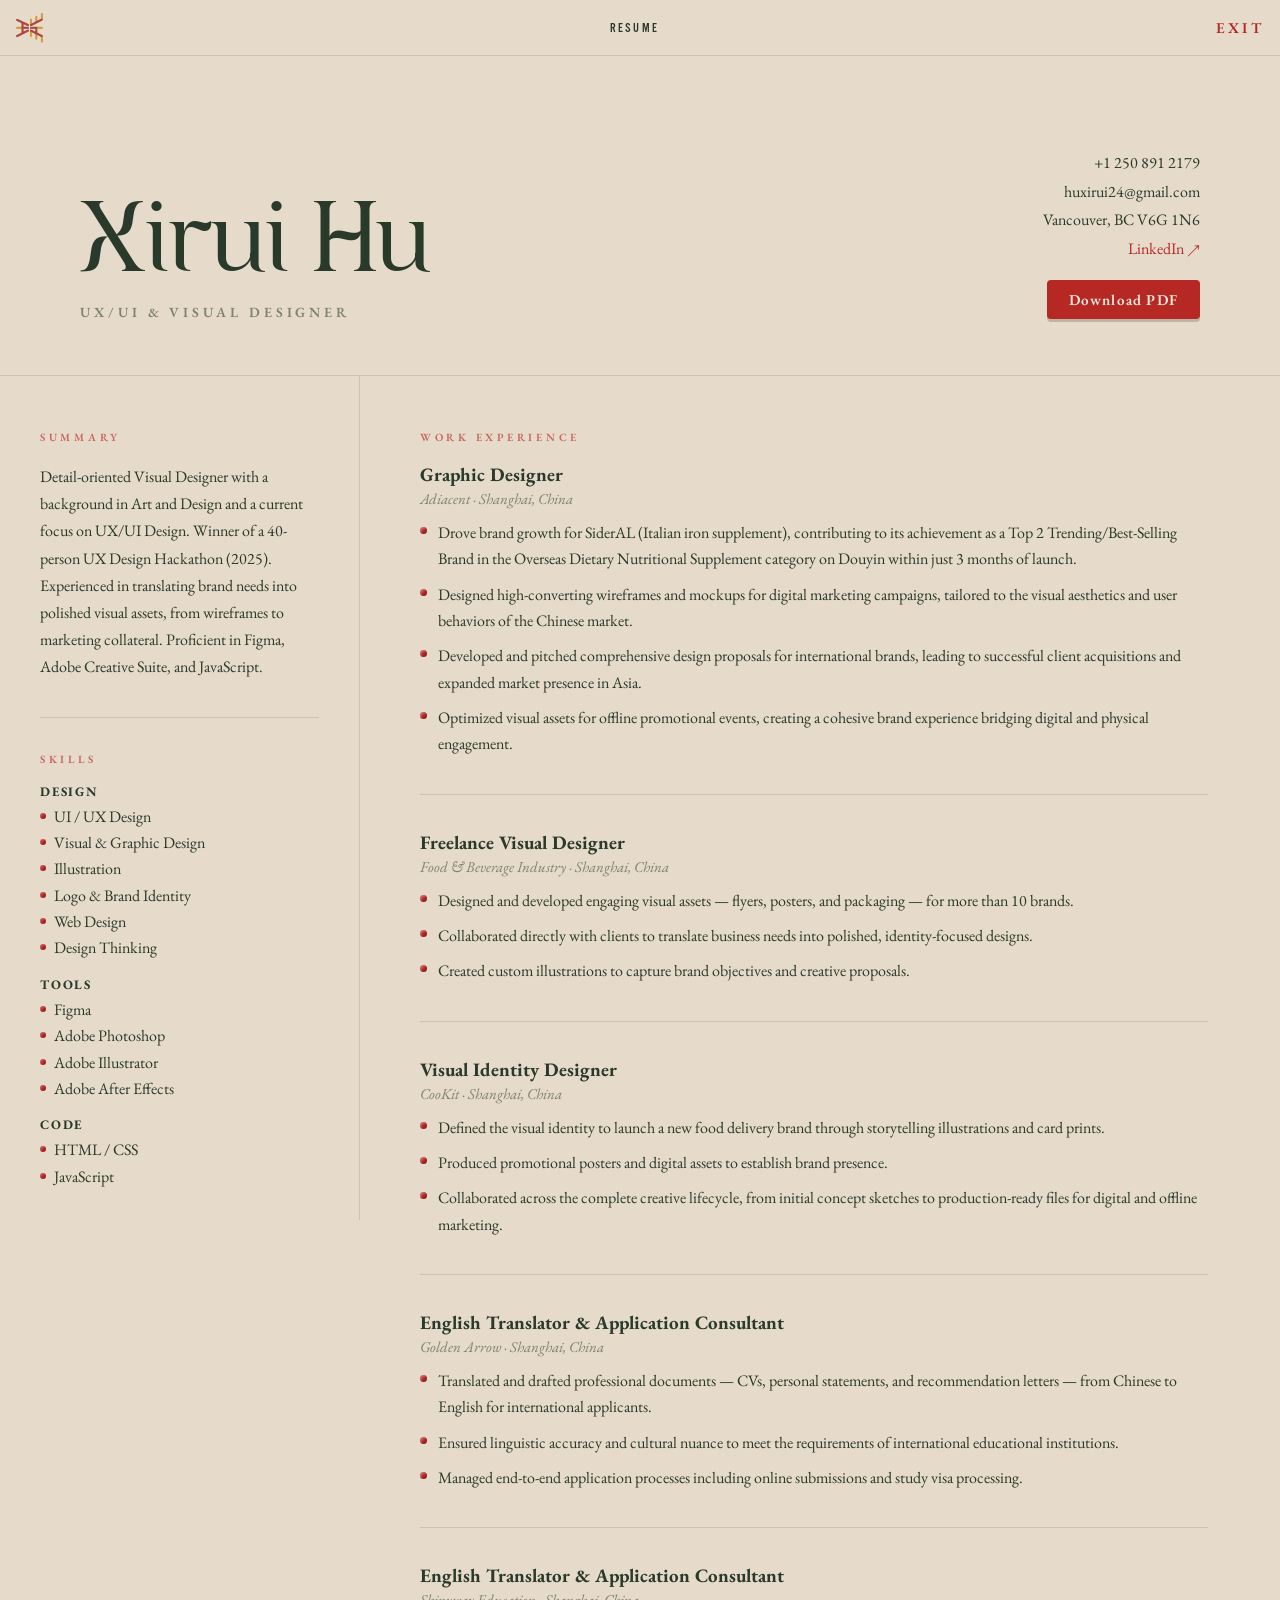
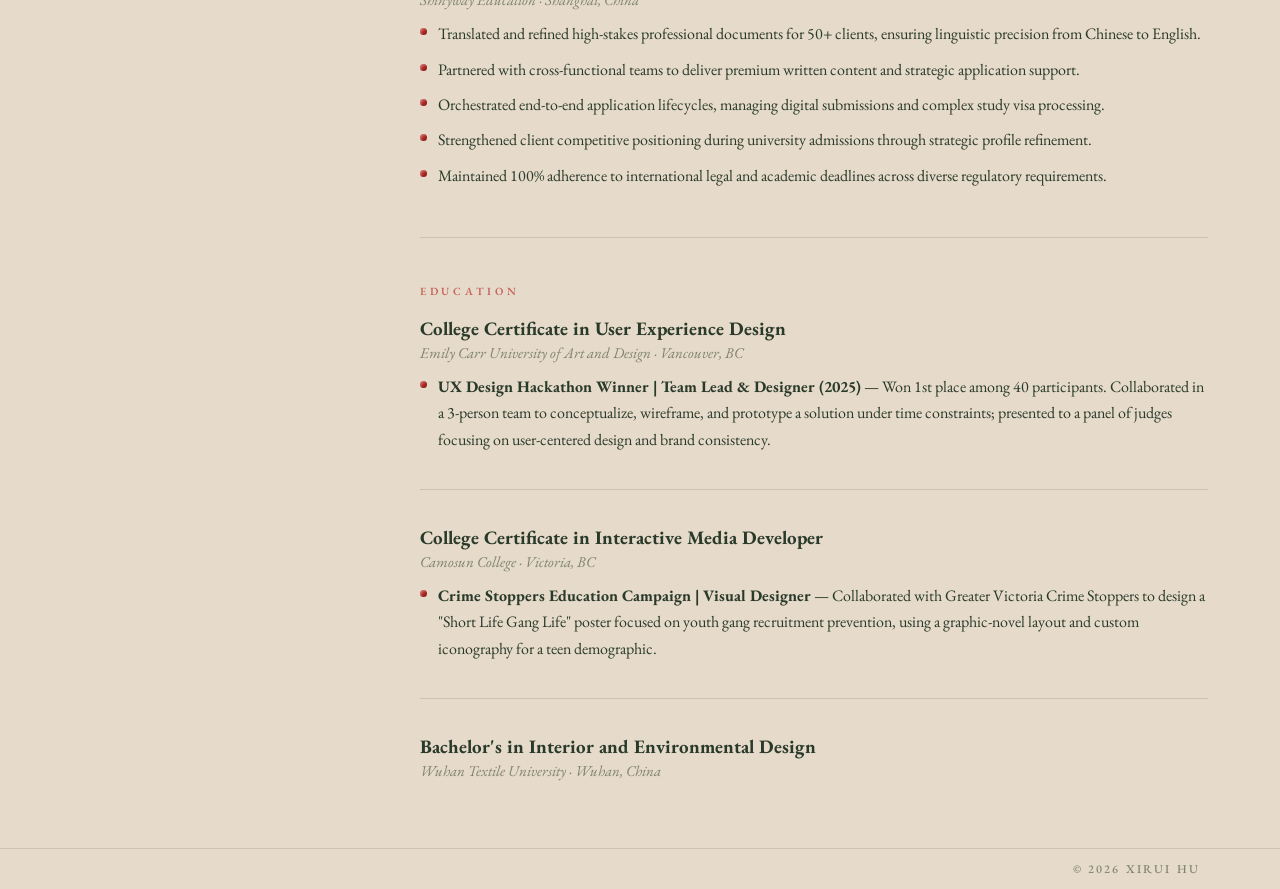
<file: resume.html>
<!DOCTYPE html>
<html lang="en">
<head>
  <meta charset="UTF-8" />
  <meta name="viewport" content="width=device-width, initial-scale=1.0" />
  <title>Resume — Xirui Hu</title>
  <link rel="preconnect" href="https://fonts.googleapis.com" />
  <link rel="preconnect" href="https://fonts.gstatic.com" crossorigin />
  <link href="https://fonts.googleapis.com/css2?family=EB+Garamond:ital,wght@0,400;0,500;0,600;0,700;1,400;1,500&display=swap" rel="stylesheet" />
  <link rel="stylesheet" href="style.css" />
  <link rel="stylesheet" href="cooking-case-study.css" />
  <link rel="stylesheet" href="resume.css" />
</head>
<body class="veil-active">

  <!-- ── PAGE TRANSITION VEIL ── -->
  <div id="page-veil" aria-hidden="true"></div>

  <!-- ── NAV ── -->
  <nav class="cs-nav">
    <a href="./index.html" class="cs-nav-logo">
      <img src="./brand_assests/AaGuDianKeBenSongYouMoBan/NewNewNewLogo.png" alt="Xirui Hu" />
    </a>
    <span class="cs-nav-label">Resume</span>
    <a href="./index.html?skipIntro=1" class="cs-back">
      <span class="cs-back-en">Exit</span>
      <span class="cs-back-cn">退出</span>
    </a>
  </nav>

  <!-- ── RESUME DOCUMENT ── -->
  <main class="resume-wrap">

    <!-- HEADER -->
    <header class="resume-header">
      <div class="resume-header-name">
        <h1 class="resume-name">Xirui Hu</h1>
        <p class="resume-role">UX/UI &amp; Visual Designer</p>
      </div>
      <div class="resume-header-right">
        <div class="resume-contact-list">
          <a href="tel:+12508912179" class="resume-contact-item">+1 250 891 2179</a>
          <a href="mailto:huxirui24@gmail.com" class="resume-contact-item">huxirui24@gmail.com</a>
          <span class="resume-contact-item">Vancouver, BC V6G 1N6</span>
          <a href="https://www.linkedin.com/in/xirui-hu-185546170/" target="_blank" rel="noopener" class="resume-contact-item resume-contact-link">LinkedIn ↗</a>
        </div>
        <button class="resume-print-btn" onclick="window.print()">Download PDF</button>
      </div>
    </header>

    <!-- BODY -->
    <div class="resume-body">

      <!-- ── SIDEBAR ── -->
      <aside class="resume-sidebar">

        <section class="resume-section">
          <h2 class="resume-section-title">Summary</h2>
          <p class="resume-summary">Detail-oriented Visual Designer with a background in Art and Design and a current focus on UX/UI Design. Winner of a 40-person UX Design Hackathon (2025). Experienced in translating brand needs into polished visual assets, from wireframes to marketing collateral. Proficient in Figma, Adobe Creative Suite, and JavaScript.</p>
        </section>

        <section class="resume-section">
          <h2 class="resume-section-title">Skills</h2>
          <div class="resume-skill-group">
            <h3 class="resume-skill-cat">Design</h3>
            <ul class="resume-skill-list">
              <li>UI / UX Design</li>
              <li>Visual &amp; Graphic Design</li>
              <li>Illustration</li>
              <li>Logo &amp; Brand Identity</li>
              <li>Web Design</li>
              <li>Design Thinking</li>
            </ul>
          </div>
          <div class="resume-skill-group">
            <h3 class="resume-skill-cat">Tools</h3>
            <ul class="resume-skill-list">
              <li>Figma</li>
              <li>Adobe Photoshop</li>
              <li>Adobe Illustrator</li>
              <li>Adobe After Effects</li>
            </ul>
          </div>
          <div class="resume-skill-group">
            <h3 class="resume-skill-cat">Code</h3>
            <ul class="resume-skill-list">
              <li>HTML / CSS</li>
              <li>JavaScript</li>
            </ul>
          </div>
        </section>

        <section class="resume-section resume-section--last">
          <h2 class="resume-section-title">Languages</h2>
          <ul class="resume-lang-list">
            <li>
              <span class="resume-lang-name">Chinese</span>
              <span class="resume-lang-level">Native</span>
            </li>
            <li>
              <span class="resume-lang-name">English</span>
              <span class="resume-lang-level">Near Native</span>
            </li>
          </ul>
        </section>

      </aside>

      <!-- ── MAIN ── -->
      <div class="resume-main">

        <section class="resume-section">
          <h2 class="resume-section-title">Work Experience</h2>

          <article class="resume-job">
            <div class="resume-job-left">
              <h3 class="resume-job-title">Graphic Designer</h3>
              <span class="resume-job-company">Adiacent &middot; Shanghai, China</span>
            </div>
            <ul class="resume-bullets">
              <li>Drove brand growth for SiderAL (Italian iron supplement), contributing to its achievement as a Top 2 Trending/Best-Selling Brand in the Overseas Dietary Nutritional Supplement category on Douyin within just 3 months of launch.</li>
              <li>Designed high-converting wireframes and mockups for digital marketing campaigns, tailored to the visual aesthetics and user behaviors of the Chinese market.</li>
              <li>Developed and pitched comprehensive design proposals for international brands, leading to successful client acquisitions and expanded market presence in Asia.</li>
              <li>Optimized visual assets for offline promotional events, creating a cohesive brand experience bridging digital and physical engagement.</li>
            </ul>
          </article>

          <article class="resume-job">
            <div class="resume-job-left">
              <h3 class="resume-job-title">Freelance Visual Designer</h3>
              <span class="resume-job-company">Food &amp; Beverage Industry &middot; Shanghai, China</span>
            </div>
            <ul class="resume-bullets">
              <li>Designed and developed engaging visual assets — flyers, posters, and packaging — for more than 10 brands.</li>
              <li>Collaborated directly with clients to translate business needs into polished, identity-focused designs.</li>
              <li>Created custom illustrations to capture brand objectives and creative proposals.</li>
            </ul>
          </article>

          <article class="resume-job">
            <div class="resume-job-left">
              <h3 class="resume-job-title">Visual Identity Designer</h3>
              <span class="resume-job-company">CooKit &middot; Shanghai, China</span>
            </div>
            <ul class="resume-bullets">
              <li>Defined the visual identity to launch a new food delivery brand through storytelling illustrations and card prints.</li>
              <li>Produced promotional posters and digital assets to establish brand presence.</li>
              <li>Collaborated across the complete creative lifecycle, from initial concept sketches to production-ready files for digital and offline marketing.</li>
            </ul>
          </article>

          <article class="resume-job">
            <div class="resume-job-left">
              <h3 class="resume-job-title">English Translator &amp; Application Consultant</h3>
              <span class="resume-job-company">Golden Arrow &middot; Shanghai, China</span>
            </div>
            <ul class="resume-bullets">
              <li>Translated and drafted professional documents — CVs, personal statements, and recommendation letters — from Chinese to English for international applicants.</li>
              <li>Ensured linguistic accuracy and cultural nuance to meet the requirements of international educational institutions.</li>
              <li>Managed end-to-end application processes including online submissions and study visa processing.</li>
            </ul>
          </article>

          <article class="resume-job resume-job--last">
            <div class="resume-job-left">
              <h3 class="resume-job-title">English Translator &amp; Application Consultant</h3>
              <span class="resume-job-company">Shinyway Education &middot; Shanghai, China</span>
            </div>
            <ul class="resume-bullets">
              <li>Translated and refined high-stakes professional documents for 50+ clients, ensuring linguistic precision from Chinese to English.</li>
              <li>Partnered with cross-functional teams to deliver premium written content and strategic application support.</li>
              <li>Orchestrated end-to-end application lifecycles, managing digital submissions and complex study visa processing.</li>
              <li>Strengthened client competitive positioning during university admissions through strategic profile refinement.</li>
              <li>Maintained 100% adherence to international legal and academic deadlines across diverse regulatory requirements.</li>
            </ul>
          </article>
        </section>

        <section class="resume-section resume-section--last">
          <h2 class="resume-section-title">Education</h2>

          <article class="resume-job">
            <div class="resume-job-left">
              <h3 class="resume-job-title">College Certificate in User Experience Design</h3>
              <span class="resume-job-company">Emily Carr University of Art and Design &middot; Vancouver, BC</span>
            </div>
            <ul class="resume-bullets">
              <li><strong>UX Design Hackathon Winner | Team Lead &amp; Designer (2025)</strong> — Won 1st place among 40 participants. Collaborated in a 3-person team to conceptualize, wireframe, and prototype a solution under time constraints; presented to a panel of judges focusing on user-centered design and brand consistency.</li>
            </ul>
          </article>

          <article class="resume-job">
            <div class="resume-job-left">
              <h3 class="resume-job-title">College Certificate in Interactive Media Developer</h3>
              <span class="resume-job-company">Camosun College &middot; Victoria, BC</span>
            </div>
            <ul class="resume-bullets">
              <li><strong>Crime Stoppers Education Campaign | Visual Designer</strong> — Collaborated with Greater Victoria Crime Stoppers to design a "Short Life Gang Life" poster focused on youth gang recruitment prevention, using a graphic-novel layout and custom iconography for a teen demographic.</li>
            </ul>
          </article>

          <article class="resume-job resume-job--last">
            <div class="resume-job-left">
              <h3 class="resume-job-title">Bachelor's in Interior and Environmental Design</h3>
              <span class="resume-job-company">Wuhan Textile University &middot; Wuhan, China</span>
            </div>
          </article>
        </section>

      </div><!-- /.resume-main -->

    </div><!-- /.resume-body -->

  </main>

  <!-- ── FOOTER ── -->
  <footer class="resume-footer">
    <span class="footer-right">&copy; 2026 Xirui Hu</span>
  </footer>

  <script src="page-transitions.js"></script>
</body>
</html>
</file>
<file: style.css>
/* ============================================================
 * style.css — Xirui Hu Portfolio · Mobile-first
 * ============================================================ */

@import url('https://fonts.googleapis.com/css2?family=EB+Garamond:ital,wght@0,400;0,500;0,600;0,700;1,400;1,500&display=swap');

@font-face {
  font-family: 'GuDianKeBen';
  src: url('./brand_assests/AaGuDianKeBenSongYouMoBan/AaGuDianKeBenSongYouMoBan-2.ttf') format('truetype');
  font-weight: normal; font-style: normal;
}
@font-face {
  font-family: 'Angela';
  src: url('./brand_assests/AaGuDianKeBenSongYouMoBan/angela.otf') format('opentype');
  font-weight: normal; font-style: normal;
}
@font-face {
  font-family: 'SanJiHuaChao';
  src: url('./brand_assests/Assets/SanJiHuaChaoTi-Cu-2.ttf') format('truetype');
  font-weight: normal; font-style: normal;
}
@font-face {
  font-family: 'AlternateGothic';
  src: url('./brand_assests/Alternate Gothic No3 D Regular.otf') format('opentype');
  font-weight: normal; font-style: normal;
}

/* ── RESET ─────────────────────────────────────────────────── */
*, *::before, *::after { box-sizing: border-box; margin: 0; padding: 0; }
html { scroll-behavior: smooth; }

/* ── BODY ──────────────────────────────────────────────────── */
body {
  font-family: 'EB Garamond', Georgia, serif;
  background: linear-gradient(to bottom, #EFCB01 0%, #EFCB01 3%, #E6DACA 10%, #E6DACA 100%);
  overflow-x: hidden;
  -webkit-font-smoothing: antialiased;
  color: #2A3A2A;
}

/* ── CURTAIN ───────────────────────────────────────────────── */
#curtain-overlay {
  position: fixed;
  top: 0; left: 0; right: 0; bottom: 0;
  z-index: 9999;
  background: #E6DACA;
  overflow: hidden;
}
#curtain-canvas { position: absolute; top: 0; left: 0; }

/* ── PAGE TRANSITION VEIL (every page) ────────────────────────
   a plain cream veil used for cross-page navigation. the reveal-on-
   load fade is done as a pure CSS animation (fill-mode forwards) so
   it works even if page-transitions.js fails to load — JS only adds
   .is-covering right before navigating away, as an enhancement. index
   .html opts out of the on-load reveal (no .veil-active on its body)
   since its own bead curtain already covers that initial reveal. */
#page-veil {
  position: fixed;
  inset: 0;
  z-index: 10000;
  background: #E6DACA;
  opacity: 0;
  pointer-events: none;
}
body.veil-active #page-veil {
  animation: page-veil-reveal 0.5s ease forwards;
}
@keyframes page-veil-reveal {
  0%   { opacity: 1; pointer-events: all; }
  100% { opacity: 0; pointer-events: none; }
}
#page-veil.is-covering {
  opacity: 1;
  pointer-events: all;
  transition: opacity 0.4s ease;
}
@media (prefers-reduced-motion: reduce) {
  body.veil-active #page-veil { animation: none; opacity: 0; }
  #page-veil.is-covering { transition: none; }
}

/* ── NAV ───────────────────────────────────────────────────── */
#nav {
  position: fixed;
  top: 0; left: 0; right: 0;
  z-index: 100;
  display: flex;
  align-items: center;
  padding: 0 16px;
  height: 56px;
  background: transparent;
  gap: 0;
}

.nav-blur-bg {
  position: absolute;
  top: 0; left: 0; right: 0;
  height: 160%;
  backdrop-filter: blur(18px);
  -webkit-backdrop-filter: blur(18px);
  background: transparent;
  -webkit-mask-image: linear-gradient(to bottom, black 50%, transparent 100%);
  mask-image: linear-gradient(to bottom, black 50%, transparent 100%);
  z-index: 0;
  pointer-events: none;
  opacity: 0;
}

.nav-logo {
  height: 30px;
  width: auto;
  flex-shrink: 0;
  margin-right: 10px;
  position: relative;
  z-index: 2;
  transition: filter 0.3s ease;
}

/* ── NAV over red sections ─────────────────────────────────────
   The fixed nav is transparent and its logo / links / beads /
   hamburger are all the same red as the "Today's Special" block.
   When the nav overlaps a red-background section it goes red-on-red
   and disappears. main.js samples what's under the nav on scroll and
   toggles .nav-on-red on #nav; here we flip every nav element to
   cream so it stays visible. */
#nav.nav-on-red .nav-logo        { filter: brightness(0) invert(1); }
#nav.nav-on-red .nav-hamburger span { background: #FAEFE0; }
#nav.nav-on-red .nav-link        { color: #FAEFE0; }
#nav.nav-on-red .nav-bead        { background: #FAEFE0; }
#nav.nav-on-red .nav-thread      { background: rgba(250, 239, 224, 0.55); }

/* ── HAMBURGER ─────────────────────────────────────────────── */
.nav-hamburger {
  display: flex;
  flex-direction: column;
  gap: 5px;
  background: none;
  border: none;
  cursor: pointer;
  padding: 8px;
  margin-left: auto;
  position: relative;
  z-index: 2;
}

.nav-hamburger span {
  display: block;
  width: 24px;
  height: 2px;
  background: #b62824;
  transition: transform 0.3s ease, opacity 0.3s ease, background-color 0.3s ease;
}

.nav-hamburger.open span:nth-child(1) { transform: translateY(7px) rotate(45deg); }
.nav-hamburger.open span:nth-child(2) { opacity: 0; transform: scaleX(0); }
.nav-hamburger.open span:nth-child(3) { transform: translateY(-7px) rotate(-45deg); }

/* ── MOBILE MENU ───────────────────────────────────────────── */
.mobile-menu {
  position: fixed;
  inset: 0;
  z-index: 99;
  background: #E6DACA;
  display: flex;
  flex-direction: column;
  align-items: center;
  justify-content: center;
  opacity: 0;
  pointer-events: none;
  transition: opacity 0.3s ease;
}

.mobile-menu.open {
  opacity: 1;
  pointer-events: auto;
}

.mobile-menu-nav {
  display: flex;
  flex-direction: column;
  align-items: center;
  gap: 28px;
}

.mobile-menu-link {
  font-family: 'Angela', 'EB Garamond', serif;
  font-size: clamp(40px, 12vw, 64px);
  color: #b62824;
  text-decoration: none;
  text-transform: uppercase;
  letter-spacing: 0.06em;
  line-height: 1;
  transition: opacity 0.15s ease;
}

.mobile-menu-link:hover  { opacity: 0.6; }
.mobile-menu-link:active { opacity: 0.4; }

/* ── DESKTOP-ONLY NAV ELEMENTS (injected by JS) ────────────── */
.nav-fill, .nav-link-row, .nav-sep { display: none; }

/* ── HERO ──────────────────────────────────────────────────── */
#hero {
  position: relative;
  width: 100%;
  height: min(52vw, 80vh);
  margin-top: 72px;
  background: transparent;
  overflow: visible;
}

.hero-inner {
  position: absolute;
  top: 0; left: 0;
  width: 100%;
  height: 100%;
}

.hero-subtitle {
  position: absolute;
  left: 36.90%;
  top: 1.5vw;
  width: 26.12%;
  height: 1.29vw;
  display: flex;
  align-items: center;
  justify-content: center;
  font-family: 'EB Garamond', serif;
  font-weight: 600;
  font-size: clamp(7px, 0.9vw, 16px);
  letter-spacing: 0.36em;
  text-transform: uppercase;
  color: #b62824;
  white-space: nowrap;
  pointer-events: none;
}

.hero-img {
  position: absolute;
  height: auto;
  object-fit: contain;
  object-position: top left;
  pointer-events: none;
  display: block;
}

.hero-xirui-hu      { left: 39.07%; top:  5.16vw; width: 21.48%; z-index: 3; }
.hero-profile-photo { left: 40.87%; top: 11.02vw; width: 18.26%; z-index: 2; }
.hero-chinese-name  { left: 41.79%; top: 29.66vw; width: 16.46%; }
.hero-pay-first     { left: 20.84%; top:  7.99vw; width:  2.74%; }
.hero-no-smoking    { left: 10.83%; top: 11.34vw; width:  2.31%; }
.hero-table-l       { left:  5.35%; top: 16.76vw; width: 21.70%; }
.hero-sticker       { left: 84.80%; top: 10.48vw; width:  7.94%; }
.hero-table-r       { left: 72.23%; top: 15.28vw; width: 19.75%; }

/* .hero-table-r is now a wrapper div (not an <img>) so the LinkedIn
   sign can be its own hoverable layer on top of the plain table
   illustration. it still inherits position/height/pointer-events:none
   from .hero-img above — pointer-events is re-enabled only on the
   hotspot itself below. */
.hero-table-r-base { display: block; width: 100%; height: auto; }

/* positioned to match exactly where the sign sits in the original
   flattened illustration: bbox (163,51,381,415) on the 1310×1510
   table canvas → 12.44% / 3.38% / 16.64% of the table image's box */
.hero-linkedin-hotspot {
  position: absolute;
  left: 12.44%;
  top: 3.38%;
  width: 16.64%;
  display: block;
  pointer-events: auto;
  cursor: pointer;
  z-index: 2;
  text-decoration: none;
}

.hero-linkedin-hotspot img {
  position: relative;
  z-index: 2;
  display: block;
  width: 100%;
  height: auto;
  transform-origin: 50% 100%;
  animation: hero-linkedin-sway 7s ease-in-out infinite;
}

/* tiny idle sway — pivots from the base of the sign, like it's
   wobbling on the table, to catch the eye before the visitor hovers.
   the wiggle itself is a slow rock through the first ~2s of a 7s
   cycle, then rests at 0deg until the next burst, so it reads as
   intermittent rather than a constant back-and-forth. */
@keyframes hero-linkedin-sway {
  0%, 100% { transform: rotate(0deg); }
  7%       { transform: rotate(-3deg); }
  16%      { transform: rotate(3deg); }
  23%      { transform: rotate(-3deg); }
  29%      { transform: rotate(0deg); }
}

.hero-linkedin-hotspot:hover img,
.hero-linkedin-hotspot:focus-visible img {
  animation: hero-linkedin-hover-swing 0.5s ease-in-out;
}

/* a quick little swing on hover/focus, replacing the idle sway rather
   than just freezing it flat — settles back upright once it's done. */
@keyframes hero-linkedin-hover-swing {
  0%   { transform: rotate(0deg); }
  25%  { transform: rotate(-6deg); }
  55%  { transform: rotate(5deg); }
  80%  { transform: rotate(-2deg); }
  100% { transform: rotate(0deg); }
}

/* glass-like glint — a single, slow diagonal streak of light drifting
   across the sign, clipped to its own silhouette (via mask-image using
   the same artwork) so it looks like a reflection catching the card
   rather than a rectangle floating over it. a clip-path further limits
   it to the rectangle of the card face itself (the top ~85.2% of the
   asset, per the pixel scan of Linkedin2x@2x.png's alpha channel),
   excluding the wooden base/stand below. one slow pass per cycle, then
   it rests before the next one — never a continuous shimmer. */
.hero-linkedin-shine {
  position: absolute;
  inset: 0;
  z-index: 2;
  pointer-events: none;
  -webkit-mask-image: url('./brand_assests/Assets/Linkedin2x@2x.png');
  mask-image: url('./brand_assests/Assets/Linkedin2x@2x.png');
  -webkit-mask-size: 100% 100%;
  mask-size: 100% 100%;
  -webkit-mask-repeat: no-repeat;
  mask-repeat: no-repeat;
  -webkit-clip-path: inset(0 0 14.84% 0);
  clip-path: inset(0 0 14.84% 0);
  background: linear-gradient(115deg,
    transparent 38%,
    rgba(255, 255, 255, 0.55) 46%,
    #fff 50%,
    rgba(255, 255, 255, 0.55) 54%,
    transparent 62%);
  background-size: 300% 300%;
  background-repeat: no-repeat;
  mix-blend-mode: screen;
  animation: hero-linkedin-shine 10s linear infinite;
}

/* most of the travel range is "dead" (band fully off the sign, either
   side) — those stretches are covered quickly so the time budget goes
   into a slow, multi-second crawl through the part where the band is
   actually crossing the artwork. the 50%->51% reset uses a step (not
   linear) timing function, otherwise it interpolates backwards through
   220%->-140% in 0.1s, which drags the band back across the visible
   zone for an instant and reads as a twitch right as the sweep ends. */
@keyframes hero-linkedin-shine {
  0%          { background-position: -140% -140%; }
  5%          { background-position:    0%    0%; }
  45%         { background-position:   80%   80%; }
  50%         { background-position:  220%  220%; animation-timing-function: step-end; }
  51%, 100%   { background-position: -140% -140%; }
}

.hero-linkedin-hotspot:hover .hero-linkedin-shine,
.hero-linkedin-hotspot:focus-visible .hero-linkedin-shine {
  animation-play-state: paused;
  background-position: -140% -140%;
}

.hero-linkedin-tooltip {
  position: absolute;
  left: 50%;
  bottom: 100%;
  margin-bottom: 10px;
  transform: translate(-50%, 6px);
  white-space: nowrap;
  background: #b62824;
  color: #FAEFE0;
  font-family: 'EB Garamond', serif;
  font-weight: 600;
  font-size: clamp(9px, 0.78vw, 13px);
  letter-spacing: 0.06em;
  padding: 6px 12px;
  border-radius: 3px;
  opacity: 0;
  pointer-events: none;
  transition: opacity 0.2s ease, transform 0.2s ease;
  z-index: 3;
}
.hero-linkedin-tooltip::after {
  content: '';
  position: absolute;
  top: 100%;
  left: 50%;
  transform: translateX(-50%);
  border: 5px solid transparent;
  border-top-color: #b62824;
}

.hero-linkedin-hotspot:hover .hero-linkedin-tooltip,
.hero-linkedin-hotspot:focus-visible .hero-linkedin-tooltip {
  opacity: 1;
  transform: translate(-50%, 0);
}

@media (prefers-reduced-motion: reduce) {
  .hero-linkedin-hotspot img { animation: none; }
  .hero-linkedin-shine { animation: none; background-position: -140% -140%; }
}

.hero-order-label {
  position: absolute;
  left: 50%;
  top: 38vw;
  transform: translateX(-50%);
  display: flex;
  flex-direction: column;
  align-items: center;
  gap: 20px;
  cursor: pointer;
}

.hero-order-text {
  font-family: 'EB Garamond', serif;
  font-weight: 600;
  font-size: clamp(8px, 0.85vw, 14px);
  letter-spacing: 0.38em;
  text-transform: uppercase;
  color: #b62824;
}

.hero-arrow {
  display: block;
  line-height: 1;
  animation: bounce-down 1.5s ease-in-out infinite;
}

@keyframes bounce-down {
  0%, 100% { transform: translateY(0);   opacity: 1;   }
  50%       { transform: translateY(7px); opacity: 0.5; }
}

/* ── ABOUT ─────────────────────────────────────────────────── */
#about {
  padding: 80px 20px 60px;
  display: flex;
  justify-content: center;
}

.about-inner {
  position: relative;
  width: 100%;
  max-width: calc(1200px - 40px);
  background: #E6DACA;
  border: 2px solid #b62824;
  padding: 36px 24px;
}

.about-text-col {
  display: flex;
  flex-direction: column;
  gap: 20px;
}

.about-eyebrow {
  font-family: 'EB Garamond', serif;
  font-weight: 600;
  font-size: 13px;
  letter-spacing: 0.28em;
  text-transform: uppercase;
  color: rgba(182,40,36,0.55);
  margin-bottom: -8px;
}

.about-title {
  font-family: 'Angela', serif;
  font-weight: 400;
  font-size: 56px;
  line-height: 1;
  color: #b62824;
  margin: 0;
}

.about-body {
  font-family: 'EB Garamond', serif;
  font-size: 18px;
  line-height: 1.65;
  color: #2A3A2A;
}

.about-header-row {
  display: flex;
  flex-direction: column;
  gap: 20px;
}

.about-copy {
  display: flex;
  flex-direction: column;
  gap: 20px;
  min-width: 0;
}

/* a little bowl of tools sitting beside the intro copy — hidden on
   mobile, there's no room for it there. the wrap holds both layers:
   the oval opening (rim, on top) and the bowl body (behind, overlapping
   the oval's lower half so the two read as one vessel). */
.about-tools-bowl-wrap {
  display: none;
  position: relative;
}

.about-tools-bowl {
  position: absolute;
  top: 0;
  left: 0;
  width: 100%;
  z-index: 2;
}

.about-tools-bowl-rim {
  position: absolute;
  inset: 10%;
  border-radius: 50%;
  pointer-events: none;
}

.about-tools-bowl-body {
  position: absolute;
  top: 50%;
  left: 50%;
  width: 81%;
  transform: translateX(-50%);
  z-index: 1;
  pointer-events: none;
  display: block;
}

.tool-chip {
  position: absolute;
  top: 50%;
  left: 50%;
  width: 40px;
  height: 40px;
  border-radius: 50%;
  border: none;
  display: flex;
  align-items: center;
  justify-content: center;
  padding: 0;
  overflow: hidden;
  font-family: 'EB Garamond', serif;
  font-weight: 700;
  font-size: 14px;
  color: #FAEFE0;
  cursor: grab;
  box-shadow: 0 4px 10px rgba(0,0,0,0.28), inset 0 1px 0 rgba(255,255,255,0.2);
  transform: translate(-50%, -50%) scale(1);
  touch-action: none;
  user-select: none;
  -webkit-user-select: none;
  transition: transform 0.18s ease;
}

.tool-chip img {
  width: 100%;
  height: 100%;
  object-fit: contain;
  display: block;
  pointer-events: none;
}

/* these six carry their own baked-in icon art — don't clip them into
   the circular badge shape the text chip uses */
.tool-chip--figma,
.tool-chip--ae,
.tool-chip--ai,
.tool-chip--ps,
.tool-chip--maya,
.tool-chip--procreate {
  border-radius: 22%;
  overflow: visible;
  background: none;
  box-shadow: none;
}

.tool-chip:hover { transform: translate(-50%, -50%) scale(1.15); }

.tool-chip.is-dragging {
  cursor: grabbing;
  transform: translate(-50%, -50%) scale(1.25);
  z-index: 5;
  transition: none;
}

.tool-chip:focus-visible {
  outline: 2px solid #FAEFE0;
  outline-offset: 2px;
}

.tool-chip--code { background: linear-gradient(160deg, #1c1c1c, #3a3a3a); border-radius: 22%; font-family: 'Menlo', 'Courier New', monospace; font-size: 13px; }

.about-cta {
  display: inline-block;
  font-family: 'EB Garamond', serif;
  font-weight: 600;
  font-size: 15px;
  letter-spacing: 0.18em;
  text-transform: uppercase;
  color: #b62824;
  text-decoration: none;
  border-bottom: 1.5px solid #b62824;
  padding-bottom: 3px;
  margin-top: 4px;
  transition: opacity 0.15s ease;
}
.about-cta:hover { opacity: 0.7; }

.about-skills-outer { padding-top: 16px; }

.about-skills-grid {
  display: flex;
  flex-wrap: wrap;
  gap: 32px;
}

.about-skill-col {
  display: flex;
  flex-direction: column;
  gap: 14px;
}

.about-skill-head {
  font-family: 'EB Garamond', serif;
  font-weight: 600;
  font-size: 13px;
  letter-spacing: 0.28em;
  text-transform: uppercase;
  color: rgba(182,40,36,0.55);
}

.about-skill-list {
  list-style: none;
  display: flex;
  flex-direction: column;
  gap: 10px;
}

.about-skill-list li {
  font-family: 'EB Garamond', serif;
  font-size: 17px;
  color: #2A3A2A;
  line-height: 1.3;
}

.about-skill-col--strengths { max-width: 260px; }

/* ── MENU ──────────────────────────────────────────────────── */
#menu {
  position: relative;
  z-index: 2;
  padding-top: clamp(40px, 10vw, 120px);
  padding-inline: 20px;
  padding-bottom: 60px;
}

.menu-card {
  width: 100%;
  max-width: 1200px;
  margin: 0 auto;
}

/* ── Row 1: Today's Special ── */
.menu-row-special {
  background: #b62824;
  display: flex;
  flex-direction: column;
  gap: 36px;
  position: relative;
  margin: 0 20px;
  padding: 20px;
}

.menu-today-header {
  display: flex;
  flex-direction: column;
  align-items: center;
  gap: 14px;
  padding: 24px 0;
  text-align: center;
  border: 2px solid #E6DACA;
}

.menu-today-label {
  font-family: 'Angela', serif;
  font-weight: 400;
  font-size: 56px;
  line-height: 1;
  color: #FAEFE0;
  margin-bottom: -10px;
}

.menu-special-content {
  display: flex;
  flex-direction: column;
  gap: 20px;
}

.menu-cover-special {
  width: 100%;
  aspect-ratio: 3 / 2;
  object-fit: cover;
  display: block;
}

.menu-special-bottom {
  display: flex;
  flex-direction: column;
  gap: 16px;
  padding: 4px 8px 20px;
}

.menu-project-body {
  display: flex;
  flex-direction: column;
  gap: 8px;
}

/* ── Row divider ── */
.menu-row-divider { height: 48px; }

/* ── Row 2: Two projects ── */
.menu-row-side {
  display: grid;
  grid-template-columns: 1fr;
  gap: 32px;
  padding: 0 20px;
}

.menu-divider-v { display: none; }

.menu-side-card {
  display: flex;
  flex-direction: column;
  gap: 16px;
}

.menu-cover-side {
  width: 100%;
  aspect-ratio: 16 / 9;
  object-fit: cover;
  display: block;
}

.menu-side-body {
  display: flex;
  flex-direction: column;
  gap: 8px;
}

/* Row 2 sits on cream bg — override text colours */
.menu-row-side .menu-eyebrow { color: rgba(182,40,36,0.65); }
.menu-row-side .menu-proj-title { color: #2A3A2A; }
.menu-row-side .menu-blurb { color: #2A3A2A; }
.menu-row-side .menu-price { color: #2A3A2A; }
.menu-row-side .menu-order-btn { background: #b62824; color: #FAEFE0; }
.menu-row-side .menu-order-btn:active { background: #8a1e1b; }

.menu-eyebrow {
  font-family: 'EB Garamond', serif;
  font-weight: 600;
  font-size: 12px;
  text-transform: uppercase;
  color: #FAEFE0;
  letter-spacing: 0.28em;
}

.menu-proj-title {
  font-family: 'EB Garamond', serif;
  font-weight: 500;
  font-size: clamp(26px, 7vw, 35px);
  color: #FAEFE0;
  line-height: 1.1;
  margin: 0;
}

.menu-proj-title--sm { font-size: clamp(22px, 6vw, 28px); }

.menu-blurb {
  font-family: 'EB Garamond', serif;
  font-weight: 400;
  font-size: 19px;
  line-height: 1.45;
  color: #FAEFE0;
}

.menu-action-row {
  display: flex;
  align-items: center;
  justify-content: space-between;
  padding-top: 12px;
}

.menu-price {
  font-family: 'Angela', serif;
  font-weight: 400;
  font-style: italic;
  font-size: 22px;
  color: #FAEFE0;
  display: inline-flex;
  align-items: center;
  gap: 8px;
}

.menu-price svg { display: block; flex-shrink: 0; }

.menu-order-btn {
  background: #FAEFE0;
  color: #b62824;
  border: none;
  text-decoration: none;
  border-radius: 4px;
  padding: 8px 20px;
  font-family: 'EB Garamond', serif;
  font-weight: 600;
  font-size: 14px;
  cursor: pointer;
  box-shadow: 0 3px 0 rgba(0,0,0,0.18);
  transition: transform 0.1s ease, box-shadow 0.1s ease, background 0.1s ease;
}
.menu-order-btn:hover  { transform: translateY(-2px); box-shadow: 0 5px 0 rgba(0,0,0,0.18); }
.menu-order-btn:active { background: #E0D2C0; transform: translateY(2px); box-shadow: 0 1px 0 rgba(0,0,0,0.18); transition: none; }

/* ── CHECKOUT ──────────────────────────────────────────────── */
#checkout {
  position: relative;
  padding: 80px 20px 140px;
  overflow: visible;
}

.checkout-inner {
  max-width: calc(1200px - 40px);
  margin: 0 auto;
  display: flex;
  flex-direction: column;
  gap: 0;
}

.checkout-form-col {
  display: flex;
  flex-direction: column;
  justify-content: center;
}

.checkout-eyebrow {
  display: block;
  font-family: 'EB Garamond', serif;
  font-weight: 600;
  font-size: 13px;
  letter-spacing: 0.28em;
  text-transform: uppercase;
  color: rgba(182,40,36,0.55);
  margin-bottom: 12px;
}

.checkout-title {
  font-family: 'Angela', serif;
  font-weight: 400;
  font-size: clamp(34px, 9vw, 56px);
  line-height: 1.0;
  color: #b62824;
  margin: 0 0 36px;
}

.checkout-fields { display: flex; flex-direction: column; }

.checkout-field {
  border-bottom: 1.5px solid rgba(182,40,36,0.3);
  padding-bottom: 8px;
  margin-bottom: 28px;
}

.checkout-field--last { margin-bottom: 32px; }

.checkout-label {
  font-family: 'EB Garamond', serif;
  font-weight: 600;
  font-size: 11px;
  letter-spacing: 0.34em;
  text-transform: uppercase;
  color: rgba(182,40,36,0.55);
  display: block;
  margin-bottom: 8px;
}

.checkout-input {
  font-family: 'EB Garamond', serif;
  font-size: 20px;
  line-height: 1.4;
  color: #2A3A2A;
  background: transparent;
  border: none;
  outline: none;
  width: 100%;
  padding: 0;
}

.checkout-btn {
  align-self: flex-start;
  background: #b62824;
  color: #FAEFE0;
  border: none;
  border-radius: 4px;
  padding: 12px 28px;
  font-family: 'EB Garamond', serif;
  font-weight: 600;
  font-size: 15px;
  cursor: pointer;
  box-shadow: 0 3px 0 rgba(0,0,0,0.15);
  transition: transform 0.1s ease, box-shadow 0.1s ease;
}
.checkout-btn:hover  { transform: translateY(-2px); box-shadow: 0 6px 0 rgba(0,0,0,0.15); }
.checkout-btn:active { transform: translateY(0); box-shadow: 0 2px 0 rgba(0,0,0,0.15); transition: none; }
.checkout-btn:disabled { opacity: 0.5; cursor: not-allowed; transform: none; }

/* Image hidden on mobile */
.checkout-img-col { display: none; }

.checkout-img {
  width: 100%;
  height: 100%;
  object-fit: contain;
  object-position: left center;
  pointer-events: none;
  display: block;
}

/* ── FORM FEEDBACK ─────────────────────────────────────────── */
.checkout-success {
  font-family: 'EB Garamond', serif;
  font-size: 18px;
  color: #b62824;
  margin-bottom: 24px;
}

.checkout-success[hidden] { display: none; }

.checkout-form-error {
  font-family: 'EB Garamond', serif;
  font-size: 14px;
  color: #b62824;
  margin-bottom: 12px;
}

.checkout-field-error {
  display: block;
  font-family: 'EB Garamond', serif;
  font-size: 12px;
  letter-spacing: 0.1em;
  color: rgba(182,40,36,0.55);
  margin-top: 4px;
}

/* ── FOOTER ────────────────────────────────────────────────── */
#footer {
  position: fixed;
  bottom: 0; left: 0; right: 0;
  z-index: 10;
  background: #b62824;
  color: #F2E6D6;
  font-family: 'EB Garamond', serif;
  font-weight: 500;
  font-size: 12px;
  letter-spacing: 0.18em;
  text-transform: uppercase;
  padding: 14px 20px;
  display: flex;
  justify-content: flex-end;
  align-items: center;
  border-top: 1px solid rgba(168,54,45,0.55);
  transform: translateY(100%);
  transition: transform 0.4s cubic-bezier(0.16,1,0.3,1);
}

#footer.visible { transform: translateY(0); }

.footer-year { font-size: 18px; }

/* ============================================================
 * DESKTOP — min-width: 768px
 * ============================================================ */
@media (min-width: 768px) {

  /* Nav */
  #nav { height: 60px; }
  .nav-logo { height: 34px; }
  .nav-hamburger { display: none; }
  .mobile-menu { display: none; }

  /* Desktop nav strands (injected by JS) */
  .nav-fill     { display: flex; }
  .nav-link-row { display: flex; }
  .nav-sep      { display: flex; }

  /* Nav strand elements */
  .nav-strand {
    flex-shrink: 0;
    position: relative;
    display: flex;
    flex-direction: column;
    align-items: center;
    gap: 2px;
  }
  .nav-thread {
    position: absolute;
    top: 0; bottom: 0;
    left: 50%;
    transform: translateX(-50%);
    width: 1px;
    background: #3a1a18;
    z-index: 0;
  }
  .nav-bead {
    position: relative;
    z-index: 1;
    width: 8px; height: 8px;
    border-radius: 50%;
    background: #b62824;
    transition: background-color 0.3s ease;
  }
  .nav-double-strand { display: flex; gap: 3px; flex-shrink: 0; }
  .nav-fill {
    flex: 1; min-width: 0;
    overflow: hidden;
    align-self: stretch;
    gap: 9px;
  }
  .nav-link-row {
    flex-shrink: 0;
    align-items: center;
    position: relative;
    z-index: 2;
  }
  .nav-link {
    font-family: 'EB Garamond', serif;
    font-weight: 600;
    font-size: 13px;
    letter-spacing: 0.22em;
    text-transform: uppercase;
    color: #b62824;
    text-decoration: none;
    cursor: pointer;
    white-space: nowrap;
    padding: 0 12px;
    background: transparent;
    display: inline-flex;
    flex-direction: column;
    overflow: hidden;
    height: 1em;
    line-height: 1;
    transition: color 0.3s ease;
  }

  .nav-link-en,
  .nav-link-cn {
    display: block;
    flex-shrink: 0;
    line-height: 1;
    text-align: center;
    transition: transform 0.32s cubic-bezier(0.25, 0.46, 0.45, 0.94);
  }

  .nav-link-cn {
    font-family: 'GuDianKeBen', serif;
    text-transform: none;
    letter-spacing: 0.06em;
  }

  .nav-link:hover .nav-link-en,
  .nav-link:hover .nav-link-cn {
    transform: translateY(-100%);
  }

  /* Hero */
  #hero { margin-top: 104px; }

  /* About */
  #about { padding: 120px 40px 80px; }
  .about-inner { padding: 64px 80px; max-width: calc(1200px - 160px); }
  .about-skills-grid { gap: 52px; }
  .about-body { font-size: 20px; }
  .about-skill-list li { font-size: 19px; }

  .about-header-row {
    flex-direction: row;
    align-items: center;
    justify-content: space-between;
    gap: 40px;
  }
  .about-copy { flex: 1 1 60%; }
  .about-tools-bowl-wrap {
    display: block;
    flex: 0 0 auto;
    width: clamp(200px, 24vw, 270px);
    aspect-ratio: 1 / 1;
  }
  .about-tools-bowl {
    aspect-ratio: 4 / 3;
    border-radius: 50%;
    background: #b62824;
    border: 3px solid #b62824;
    border-bottom-style: none;
  }

  /* Menu */
  #menu { padding-inline: 40px; padding-bottom: 80px; }
  .menu-row-special {
    margin: 0 80px;
    padding: 36px;
  }
  .menu-special-content { flex-direction: row; align-items: stretch; gap: 40px; }
  .menu-cover-special { flex: 0 0 55%; width: 55%; }
  .menu-special-bottom { flex: 1; justify-content: space-between; min-width: 0; padding: 4px 0 4px; }
  .menu-row-divider { height: 72px; }
  .menu-row-side {
    grid-template-columns: 1fr 1px 1fr;
    gap: 0 48px;
    padding: 0 80px;
  }
  .menu-divider-v {
    display: block;
    width: 1px;
    align-self: stretch;
    background: rgba(182,40,36,0.20);
  }

  /* Checkout */
  #checkout { padding: 120px 40px 200px; }
  .checkout-inner { max-width: calc(1200px - 160px); flex-direction: row; align-items: stretch; gap: 60px; }
  .checkout-form-col { flex: 0 0 40%; }
  .checkout-field--last { margin-bottom: 40px; }
  .checkout-img-col { display: flex; flex: 1; align-items: stretch; }

  /* Footer */
  #footer { padding: 18px 64px; font-size: 14px; }
}
</file>
<file: cooking-case-study.css>
@import url('https://fonts.googleapis.com/css2?family=EB+Garamond:ital,wght@0,400;0,500;0,600;0,700;1,400;1,500&display=swap');

/* ── RESET ── */
*, *::before, *::after { box-sizing: border-box; margin: 0; padding: 0; }
html, body { width: 100%; }

/* ── TOKENS ── */
:root {
  --bg:       #E6DACA;
  --bg-red:   #b62824;
  --text:     #2A3A2A;
  --text-red: #b62824;
  --accent-rgb: 182, 40, 36;
  --inv:      #FAEFE0;
  --muted:    #2A3A2A;
  --muted-lo: rgba(42, 58, 42, 0.55);
  --border:   rgba(42, 58, 42, 0.14);
  --card:     rgba(42, 58, 42, 0.05);
  --px: 80px;
  --font-accent:  'Angela', serif;
  --font-heading: 'AlternateGothic', sans-serif;
  --font-body:    'EB Garamond', serif;
}

/* ─────────────────────────────────────────
   BLUE THEME — red accent swapped for a muted
   navy (monetization page only)
───────────────────────────────────────── */
body.cs-theme-mono {
  --bg-red:   #2C3E5C;
  --text-red: #2C3E5C;
  --accent-rgb: 44, 62, 92;
}

body {
  font-family: var(--font-body);
  background: var(--bg);
  color: var(--text);
  line-height: 1;
  -webkit-font-smoothing: antialiased;
}

/* ─────────────────────────────────────────
   ALT SECTIONS (red background)
───────────────────────────────────────── */
.cs-section--alt {
  background: var(--bg-red);
  --text:     #FAEFE0;
  --text-red: #FAEFE0;
  --muted:    #FAEFE0;
  --muted-lo: rgba(250, 239, 224, 0.55);
  --border:   rgba(250, 239, 224, 0.18);
  --card:     rgba(250, 239, 224, 0.08);
}

/* ─────────────────────────────────────────
   NAV
───────────────────────────────────────── */
.cs-nav {
  display: flex;
  align-items: center;
  padding: 0 16px;
  height: 56px;
  border-bottom: 1px solid var(--border);
  position: sticky;
  top: 0;
  z-index: 400;
  background: var(--bg);
}

.cs-nav-logo {
  display: flex;
  align-items: center;
  flex-shrink: 0;
  opacity: 0.9;
  transition: opacity 0.2s;
  margin-right: 10px;
}
.cs-nav-logo:hover { opacity: 1; }
.cs-nav-logo img { height: 30px; width: auto; display: block; }

.cs-nav-label {
  font-family: var(--font-heading);
  font-size: 13px;
  letter-spacing: 0.16em;
  text-transform: uppercase;
  color: var(--muted);
  flex: 1;
  text-align: center;
}

.cs-back {
  font-family: 'EB Garamond', serif;
  font-weight: 600;
  font-size: 15px;
  letter-spacing: 0.22em;
  text-transform: uppercase;
  color: var(--text-red);
  text-decoration: none;
  cursor: pointer;
  white-space: nowrap;
  margin-left: auto;
  flex-shrink: 0;
  display: inline-flex;
  flex-direction: column;
  overflow: hidden;
  height: 1em;
  line-height: 1;
}

.cs-back-en,
.cs-back-cn {
  display: block;
  flex-shrink: 0;
  line-height: 1;
  text-align: center;
  transition: transform 0.32s cubic-bezier(0.25, 0.46, 0.45, 0.94);
}

.cs-back-cn {
  font-family: 'GuDianKeBen', serif;
  text-transform: none;
  letter-spacing: 0.06em;
}

.cs-back:hover .cs-back-en,
.cs-back:hover .cs-back-cn {
  transform: translateY(-100%);
}

/* ─────────────────────────────────────────
   HERO
───────────────────────────────────────── */
.cs-hero {
  min-height: 540px;
  border-bottom: 1px solid var(--border);
}

.cs-hero-text {
  padding: 72px var(--px);
  display: flex;
  flex-direction: column;
  justify-content: flex-end;
}

/* monetization page only — full-viewport hero, everything centered
   instead of bottom/left-aligned */
body.cs-theme-mono .cs-hero {
  min-height: 100vh;
  width: 100vw;
  display: flex;
  align-items: center;
}
body.cs-theme-mono .cs-hero-text {
  width: 100%;
  align-items: center;
  justify-content: center;
  text-align: center;
}
body.cs-theme-mono .cs-hero-sub {
  max-width: 640px;
  margin: 0 auto;
}

.cs-tag {
  display: inline-block;
  font-family: var(--font-body);
  font-size: 13px;
  font-weight: 600;
  letter-spacing: 0.30em;
  text-transform: uppercase;
  color: var(--inv);
  background: var(--bg-red);
  border-radius: 4px;
  padding: 5px 12px;
  margin-bottom: 20px;
}
.cs-section--alt .cs-tag { background: var(--inv); color: var(--bg-red); }

/* double-diamond phase indicator — pinned to the top-right corner of
   sections 02–09 (Discover/Define/Develop/Deliver), aligned with the
   cs-tag pill at top-left. Reused per section with a different
   segment/label marked .is-active. --text-red and
   --border/--card/--muted-lo already flip per .cs-section--alt, so
   the active accent auto-contrasts against both the cream and red
   section backgrounds without an override. Requires the parent
   .cs-section to be position:relative (set on the base rule above). */
.dd-indicator {
  position: absolute;
  top: 80px;
  right: var(--px);
  text-align: right;
}
@media (max-width: 900px) {
  .dd-indicator {
    position: static;
    margin: 0 0 20px;
    text-align: left;
  }
}
/* reserve room so a long heading can't run under the absolutely
   positioned indicator at narrower desktop/tablet widths */
@media (min-width: 901px) {
  .cs-section:has(.dd-indicator) .cs-h2,
  .cs-section:has(.dd-indicator) .pivot-title {
    max-width: calc(100% - 260px);
  }
}
.dd-diagram {
  display: block;
  width: 220px;
  height: 44px;
}
.dd-seg {
  fill: var(--card);
  stroke: var(--border);
  stroke-width: 1.5;
}
.dd-seg.is-active {
  fill: var(--text-red);
  stroke: var(--text-red);
}
.dd-labels {
  display: grid;
  grid-template-columns: repeat(4, 1fr);
  width: 220px;
  margin-top: 8px;
}
.dd-label {
  font-family: var(--font-body);
  font-size: 10px;
  font-weight: 600;
  letter-spacing: 0.06em;
  text-transform: uppercase;
  text-align: center;
  color: var(--muted-lo);
}
.dd-label.is-active {
  color: var(--text-red);
  font-weight: 700;
}

.cs-hero-title {
  font-family: var(--font-heading);
  font-size: clamp(40px, 9vw, 76px);
  font-weight: 400;
  line-height: 0.94;
  color: var(--text-red);
  margin-bottom: 28px;
}

.cs-hero-title-logo {
  width: clamp(170px, 17vw, 270px);
  height: auto;
  display: block;
  margin-bottom: 40px;
}

.cs-hero-title-text {
  font-family: 'Unbounded', sans-serif;
  font-size: clamp(26px, 7vw, 35px);
  font-weight: 600;
  line-height: 1.05;
  color: var(--text-red);
  margin-bottom: 12px;
}

.cs-hero-sub {
  font-family: var(--font-body);
  font-size: 20px;
  line-height: 1.65;
  color: var(--muted);
  max-width: 400px;
}
.cs-hero-sub p { margin: 0; }
.cs-hero-sub p + p { margin-top: 1em; }

/* cooking case study only — swaps section titles/body copy to
   Unbounded/Inter, and --font-accent to Unbounded too so no
   Angela renders anywhere on this page.
   Scoped to this page's body class so the other pages sharing this
   stylesheet (monetization, resume) keep their own fonts */
body.cs-centered-layout {
  --font-heading: 'Unbounded', sans-serif;
  --font-body: 'Inter', sans-serif;
  --font-accent: 'Unbounded', sans-serif;
}
/* uniform 16px reading copy for this page — card descriptions and
   quote text that were sized larger (18-19px) on their shared base
   rules. Captions/credit lines/UI-chrome labels are left alone. */
body.cs-centered-layout .contribution-block p,
body.cs-centered-layout .insight-card p,
body.cs-centered-layout .wireframe-note p,
body.cs-centered-layout .solution-card p {
  font-size: 16px;
}
/* section titles in the brand red — var(--text-red) already flips to
   a light cream in .cs-section--alt (red-background) sections, so this
   stays readable there instead of red-on-red */
body.cs-centered-layout .cs-h2,
body.cs-centered-layout .pivot-title {
  color: var(--text-red);
}
body.cs-centered-layout .cs-nav-label {
  font-weight: 600;
}

/* full-bleed, centered hero — matches the boxdex page's hero
   margin/padding (structure only, no color/font changes). No
   forced min-height here: boxdex's 100vh comes from a phone-mockup
   image filling the space below its text, which this hero doesn't
   have, so the section instead sizes naturally from the padding
   below, same as boxdex's text block does on its own.
   The width:100vw breakout re-centers on the viewport since
   cs-main is now centered rather than pinned to the left edge */
body.cs-centered-layout .cs-hero {
  min-height: 0;
  border-bottom: none;
  width: 100vw;
  margin-left: calc(50% - 50vw);
  margin-right: calc(50% - 50vw);
}
body.cs-centered-layout .cs-hero-text {
  align-items: center;
  text-align: center;
  padding: 72px var(--px) 56px;
}
body.cs-centered-layout .cs-hero-sub {
  max-width: 760px;
  width: 100%;
  margin: 0 auto;
  font-size: 16px;
}

/* ─────────────────────────────────────────
   HERO MARQUEE — full-bleed banner strip between the hero
   title and the meta bar; same breakout math as .cs-hero
───────────────────────────────────────── */
.hero-marquee {
  width: 100vw;
  margin-left: calc(50% - 50vw);
  margin-right: calc(50% - 50vw);
  margin-top: 48px;
  overflow: hidden;
  background: #1428D6;
}
.hero-marquee-track {
  display: flex;
  width: max-content;
  animation: hero-marquee-scroll 28s linear infinite;
}
.hero-marquee:hover .hero-marquee-track {
  animation-play-state: paused;
}
.hero-marquee-img {
  display: block;
  height: 280px;
  width: auto;
  flex: 0 0 auto;
}
@keyframes hero-marquee-scroll {
  from { transform: translateX(0); }
  to   { transform: translateX(-50%); }
}
@media (prefers-reduced-motion: reduce) {
  .hero-marquee-track { animation: none; }
}
@media (max-width: 900px) {
  .hero-marquee-img { height: 180px; }
}

/* ─────────────────────────────────────────
   META BAR
───────────────────────────────────────── */
.meta-bar {
  display: flex;
  flex-wrap: wrap;
  align-items: flex-start;
  gap: 32px 18px;
  padding: 0 var(--px);
  border-bottom: 1px solid var(--border);
}

/* monetization page only — meta-bar folded into the centered hero as
   a bordered card (blink-box's .cs-hero-text .meta-bar treatment)
   instead of a separate full-width bar below the hero */
body.cs-theme-mono .cs-hero-text .meta-bar {
  display: grid;
  grid-template-columns: repeat(7, minmax(0, 1fr));
  align-items: start;
  width: 100%;
  max-width: 1080px;
  margin: 52px auto 0;
  padding: 40px 32px;
  gap: 28px 16px;
  background: var(--card);
  border: 1px solid var(--border);
}
body.cs-theme-mono .cs-hero-text .meta-item {
  padding: 0;
  min-width: 0;
}
body.cs-theme-mono .cs-hero-text .meta-label {
  box-shadow: 0 3px 0 rgba(0, 0, 0, 0.18);
}
@media (max-width: 900px) {
  body.cs-theme-mono .cs-hero-text .meta-bar {
    grid-template-columns: repeat(2, minmax(0, 1fr));
  }
}

/* boxdex-style background card for the meta-bar — same treatment as
   .cs-hero-text .meta-bar on the boxdex page (card background + full
   border instead of just a bottom divider) */
body.cs-centered-layout .meta-bar {
  display: grid;
  grid-template-columns: repeat(8, minmax(0, 1fr));
  margin: 0;
  padding: 40px 32px;
  gap: 32px 10px;
  background: var(--card);
  border: 1px solid var(--border);
}
body.cs-centered-layout .meta-label {
  padding: 5px 12px;
}
body.cs-centered-layout .meta-value {
  font-family: var(--font-body);
}
body.cs-centered-layout .meta-item {
  padding: 0;
  min-width: 0;
}
@media (max-width: 900px) {
  body.cs-centered-layout .meta-bar {
    grid-template-columns: repeat(2, minmax(0, 1fr));
  }
}

.meta-item {
  display: flex;
  flex-direction: column;
  align-items: center;
  text-align: center;
  gap: 10px;
  padding: 28px 0;
  flex: 1;
}

.meta-label {
  display: inline-block;
  font-family: var(--font-body);
  font-size: 11px;
  font-weight: 700;
  text-transform: uppercase;
  letter-spacing: 0.18em;
  background: var(--inv);
  color: var(--bg-red);
  border-radius: 4px;
  padding: 5px 12px;
}

.meta-value {
  font-family: var(--font-heading);
  font-size: 16px;
  letter-spacing: 0.05em;
  color: var(--text);
}

/* ─────────────────────────────────────────
   PAGE LAYOUT — 80% content / 20% side nav
───────────────────────────────────────── */
.cs-layout {
  display: flex;
  align-items: flex-start;
}

.cs-main {
  flex: 0 0 85%;
  min-width: 0;
}

/* ─────────────────────────────────────────
   SECTION BASE
───────────────────────────────────────── */
.cs-section {
  position: relative;
  padding: 80px var(--px);
  border-bottom: 1px solid var(--border);
}

/* subsections reveal one at a time as they're scrolled to, instead of
   the whole section being visible/readable in one glance — each direct
   child of a section is its own reveal unit, so a section with several
   sub-tags staggers in piece by piece as you scroll through it.
   .research-board/.research-row are included too: the Research section
   has no sub-tags, so its 4 findings are nested three levels deep in one
   wrapper and would otherwise reveal as a single chunk instead of
   individually like every other section. */
.cs-section > *,
.research-board > *,
.research-row > *,
.design-concept > * {
  opacity: 0;
  transform: translateY(28px);
  transition: opacity 0.7s ease, transform 0.7s ease;
}
.cs-section > *.is-revealed,
.research-board > *.is-revealed,
.research-row > *.is-revealed,
.design-concept > *.is-revealed {
  opacity: 1;
  transform: translateY(0);
}
@media (prefers-reduced-motion: reduce) {
  .cs-section > *,
  .research-board > *,
  .research-row > *,
  .design-concept > * {
    opacity: 1;
    transform: none;
    transition: none;
  }
}

.cs-h2 {
  font-family: var(--font-heading);
  font-size: clamp(26px, 7vw, 35px);
  font-weight: 400;
  line-height: 1.1;
  color: var(--text);
  margin-bottom: 40px;
}

.section-intro {
  font-family: var(--font-body);
  font-size: 20px;
  line-height: 1.7;
  color: var(--muted);
  max-width: 580px;
  margin-bottom: 48px;
}

#problem .cs-h2 {
  margin-bottom: 20px;
}
#problem .section-intro {
  margin-bottom: 16px;
}

/* compact redesign of the cooking case study's 01 Problem section —
   scoped to its own class (not #problem) so the monetization case
   study's split-layout #problem section, which shares this
   stylesheet, is unaffected */
.cs-problem-compact {
  /* bottom padding matches the 80px on every other .cs-section so the
     gap into 02 Research is the same as every other section break */
  padding: 56px var(--px) 80px;
}
.problem-row {
  display: flex;
  align-items: flex-start;
  gap: 64px;
}
.problem-row-text {
  flex: 0 1 auto;
  min-width: 0;
}
.problem-row-text .section-intro:last-child {
  margin-bottom: 0;
}

body.cs-centered-layout .section-intro { font-size: 16px; }

/* ─────────────────────────────────────────
   SPLIT SECTION
───────────────────────────────────────── */
.cs-section--split {
  display: grid;
  grid-template-columns: 1fr 1fr;
  padding: 0;
  gap: 0;
  align-items: stretch;
}

.cs-split-content {
  padding: 80px var(--px);
  border-right: 1px solid var(--border);
}

.cs-split-img {
  padding: 60px;
  display: flex;
  flex-direction: column;
}
.cs-split-img img {
  width: 100%;
  flex: 1;
  min-height: 0;
  object-fit: cover;
  object-position: center top;
  display: block;
}
.cs-split-caption {
  margin-top: 12px;
  font-family: var(--font-body);
  font-size: 15px;
  font-style: italic;
  color: var(--muted);
}

@media (max-width: 900px) {
  .cs-section--split { grid-template-columns: 1fr; }
  .cs-split-content { border-right: none; border-bottom: 1px solid var(--border); }
}

#problem .cs-split-img {
  justify-content: center;
}
.problem-statement-box {
  position: relative;
  flex: 0 0 540px;
  max-width: 540px;
  min-height: 520px;
}
.problem-statement-box .decision-label {
  color: var(--text-red);
}
.problem-statement-img {
  display: block;
  width: 100%;
  height: auto;
  margin-top: 85px;
}

/* reusable credit line for screenshots/photos sourced from third
   parties — sits directly under the image, small and quiet so it
   reads as a footnote rather than competing with the case study copy */
.img-credit {
  display: block;
  margin-top: 28px;
  font-family: var(--font-body);
  font-size: 12px;
  font-style: italic;
  color: var(--muted-lo, var(--muted));
  text-align: center;
}

/* the three problems identified — sticky-note-style chips pinned
   around the fragmented-sources image: one above its top-left
   corner, one overlapping its top-right corner, one overlaying its
   bottom edge. The image itself is pushed down (.problem-statement-img
   margin-top) to leave room for the first card above it. Each card is
   tilted slightly for a "pinned on" feel and sized small by default
   so it reads as a label, then expands to full size on hover so the
   description becomes legible. z-index climbs on
   hover so an expanded card always sits above its neighbours. */
.problem-issues-grid {
  position: absolute;
  inset: 0;
}
.problem-issue-card {
  position: absolute;
  width: 140px;
  background: var(--inv);
  border-radius: 6px;
  box-shadow: 0 6px 18px rgba(0, 0, 0, 0.22);
  padding: 9px 11px;
  cursor: default;
  transition: transform 0.28s cubic-bezier(0.2, 0.8, 0.2, 1), box-shadow 0.28s ease, z-index 0s;
  z-index: 1;
}
.problem-issue-card:hover {
  transform: scale(1.9) rotate(0deg) !important;
  box-shadow: 0 16px 40px rgba(0, 0, 0, 0.32);
  z-index: 5;
}
.problem-issue-card h4 {
  font-family: var(--font-heading);
  font-size: 13px;
  font-weight: 700;
  color: var(--bg-red);
  margin-bottom: 5px;
}
.problem-issue-card p {
  font-family: var(--font-body);
  font-size: 11px;
  line-height: 1.45;
  color: var(--bg-red);
}

.problem-issue-card--1 {
  top: 0;
  left: -10px;
  transform: rotate(-4deg);
}
.problem-issue-card--2 {
  top: 80px;
  right: -10px;
  transform: rotate(3deg);
}
.problem-issue-card--3 {
  top: 315px;
  left: 175px;
  transform: rotate(-3deg);
}

@media (max-width: 900px) {
  .problem-issues-grid {
    position: static;
  }
  .problem-issue-card {
    position: static;
    width: auto;
    transform: none !important;
    margin-top: 8px;
  }
  .problem-issue-card:hover {
    transform: none !important;
  }
}
@media (max-width: 900px) {
  .problem-row {
    flex-direction: column;
  }
  .problem-statement-box {
    flex: 1 1 auto;
    max-width: none;
    min-height: 0;
  }
}
.problem-statement-quote {
  background: var(--inv);
  border: 2px solid var(--text-red);
  padding: 16px 20px;
  font-family: var(--font-heading);
  font-size: 19px;
  font-style: normal;
  line-height: 1.5;
  color: var(--text);
}

/* ─────────────────────────────────────────
   01 — MARKET OVERVIEW (blink-box only)
───────────────────────────────────────── */
.stat-block {
  background: var(--card);
  border: 1px solid var(--border);
  padding: 32px;
  margin-bottom: 48px;
}

.overview-grid {
  display: grid;
  grid-template-columns: repeat(3, 1fr);
  gap: 8px;
  align-items: start;
}

.overview-card {
  padding: 0 22px;
  border-left: 1px solid var(--border);
}
.overview-card:first-child {
  padding-left: 0;
  border-left: none;
}
.overview-card p {
  font-family: var(--font-body);
  font-size: 16px;
  line-height: 1.6;
  color: var(--muted);
}

@media (max-width: 900px) {
  .overview-grid { grid-template-columns: 1fr; gap: 24px; }
  .overview-card { padding-left: 0; border-left: none; }
}

.stat-finding {
  margin-top: 28px;
}
.finding-tag {
  display: inline-block;
  font-family: var(--font-body);
  font-size: 11px;
  font-weight: 700;
  letter-spacing: 0.18em;
  text-transform: uppercase;
  background: var(--inv);
  color: var(--bg-red);
  border-radius: 4px;
  padding: 5px 12px;
  box-shadow: 0 3px 0 rgba(0, 0, 0, 0.18);
  margin-bottom: 12px;
}
.stat-finding p {
  font-family: var(--font-body);
  font-size: 18px;
  font-style: italic;
  line-height: 1.6;
  color: var(--text);
  width: 100%;
}
.stat-finding .dot-list { margin-top: 4px; }

/* full data comparison tables — testing results broken down by
   condition/question rather than collapsed to a single headline
   number, so .table-wrap scrolls horizontally on narrow screens
   instead of squeezing columns unreadably thin */
.table-wrap {
  overflow-x: auto;
  margin-bottom: 28px;
}
.data-table {
  width: 100%;
  min-width: 480px;
  border-collapse: collapse;
}
.data-table th,
.data-table td {
  padding: 14px 16px;
  text-align: center;
  border-bottom: 1px solid var(--border);
  font-family: var(--font-body);
  font-size: 15px;
  color: var(--muted);
}
.data-table th {
  font-size: 11px;
  font-weight: 700;
  text-transform: uppercase;
  letter-spacing: 0.1em;
  color: var(--muted-lo);
}
.data-table th:first-child,
.data-table td:first-child {
  text-align: left;
}
.data-table td:first-child { color: var(--text); }
.data-table td.is-winner {
  color: var(--text-red);
  font-weight: 700;
}

.overview-card .block-label { margin-bottom: 14px; }
.gap-icon {
  font-size: 28px;
  line-height: 1;
  flex-shrink: 0;
}

.canvas-label { margin-bottom: 16px; }
.canvas-frame {
  border: 1px solid var(--border);
  overflow: hidden;
}
.canvas-frame img {
  width: 100%;
  display: block;
}

/* ─────────────────────────────────────────
   02 — RESEARCH
───────────────────────────────────────── */
.contribution-row {
  display: flex;
  gap: 48px;
  margin-bottom: 40px;
}
.contribution-block { flex: 1; }

/* set apart from surrounding prose as a first-person callout rather
   than a plain label-over-paragraphs stack — full-width red-bordered
   frame (matching the homepage's .about-inner treatment) plus an
   oversized close-quote mark signal "this is the author speaking"
   instead of general case-study narration */
.contribution-card {
  position: relative;
  flex: 1;
  width: 100%;
  background: var(--bg);
  border: 2px solid var(--text-red);
  padding: 40px 48px 36px;
  overflow: hidden;
}
.contribution-mark {
  position: absolute;
  top: -34px;
  right: 20px;
  font-family: var(--font-heading);
  font-size: 160px;
  line-height: 1;
  color: rgba(var(--accent-rgb), 0.1);
  pointer-events: none;
}

.contribution-label {
  position: relative;
  z-index: 1;
  display: inline-block;
  font-family: var(--font-body);
  font-size: 12px;
  font-weight: 700;
  letter-spacing: 0.22em;
  text-transform: uppercase;
  color: var(--text-red);
  padding-bottom: 10px;
  margin-bottom: 18px;
  border-bottom: 2px solid rgba(var(--accent-rgb), 0.25);
}

.block-label {
  font-family: var(--font-body);
  font-size: 12px;
  font-weight: 600;
  text-transform: uppercase;
  letter-spacing: 0.26em;
  color: var(--muted-lo);
  display: block;
  margin-bottom: 10px;
}

/* subsection markers within a numbered section (e.g. "Market Trends",
   "Market Gap") — sits a notch above block-label in size/weight since
   it introduces a whole sub-block, not just labels a single value */
.sub-tag {
  display: block;
  font-family: var(--font-body);
  font-size: 13px;
  font-weight: 700;
  letter-spacing: 0.22em;
  text-transform: uppercase;
  color: var(--text-red);
  margin: 44px 0 18px;
}
.cs-h2 + .sub-tag,
.section-intro + .sub-tag {
  margin-top: 0;
}

/* one of several concepts grouped under a single numbered section
   (05 Design Proposal) — sits below the concept's .sub-tag label at a
   lighter weight than .cs-h2 since it introduces one concept, not the
   whole section */
.sub-tag + .concept-heading {
  margin-top: 0;
}
.concept-heading {
  font-family: var(--font-heading);
  font-size: clamp(22px, 5vw, 28px);
  font-weight: 400;
  line-height: 1.15;
  color: var(--text);
  margin-bottom: 18px;
}

.design-concept + .design-concept {
  margin-top: 64px;
  padding-top: 56px;
  border-top: 1px solid var(--border);
}

.contribution-block p {
  position: relative;
  z-index: 1;
  font-family: var(--font-body);
  font-size: 19px;
  line-height: 1.7;
  color: var(--muted);
}
.contribution-block p + p {
  margin-top: 14px;
}

.field-visit-marquee {
  overflow: hidden;
  margin-bottom: 48px;
}
.field-visit-track {
  display: flex;
  width: max-content;
  gap: 0;
  animation: field-visit-scroll 36s linear infinite;
}
.field-visit-marquee:hover .field-visit-track {
  animation-play-state: paused;
}
.field-visit-item {
  flex: 0 0 auto;
  margin: 0;
  padding: 0;
}
.field-visit-item img {
  width: 100%;
  height: 260px;
  display: block;
  margin: 0;
  padding: 0;
  border-radius: 12px;
}
.field-visit-item figcaption {
  width: 100%;
  font-family: var(--font-body);
  font-size: 14px;
  color: var(--muted);
  margin: 10px 0 0;
  padding-left: 5px;
  overflow-wrap: break-word;
}

/* each figure's width is pinned to its image's true aspect ratio (at
   height 260px) so the caption wraps within that width instead of
   stretching the figure past the flush-edge image */
.field-visit-item:nth-child(4n+1) { width: 477px; }
.field-visit-item:nth-child(4n+2) { width: 418px; }
.field-visit-item:nth-child(4n+3) { width: 480px; }
.field-visit-item:nth-child(4n)   { width: 601px; }

/* wider flow-diagram exports (~2:1) need their own per-item widths,
   scaled to their own taller height below instead of the blind-box
   photo ratios above */
.field-visit-marquee--userflow .field-visit-item img { height: 400px; }
.field-visit-marquee--userflow .field-visit-item:nth-child(3n+1) { width: 774px; }
.field-visit-marquee--userflow .field-visit-item:nth-child(3n+2) { width: 885px; }
.field-visit-marquee--userflow .field-visit-item:nth-child(3n)   { width: 983px; }

/* User-flow row: no marquee — plain horizontal scroll instead. The
   duplicate aria-hidden items only exist to loop the animation, so
   drop them here and let the three real diagrams scroll. */
.field-visit-marquee--userflow {
  overflow-x: auto;
  overflow-y: hidden;
  -webkit-overflow-scrolling: touch;
  scrollbar-width: thin;
  padding-bottom: 10px;
}
.field-visit-marquee--userflow .field-visit-track {
  animation: none;
}
.field-visit-marquee--userflow .field-visit-item[aria-hidden="true"] {
  display: none;
}

@keyframes field-visit-scroll {
  from { transform: translateX(0); }
  to   { transform: translateX(-50%); }
}

@media (prefers-reduced-motion: reduce) {
  .field-visit-track { animation: none; }
}

@media (max-width: 900px) {
  .field-visit-item img { height: 200px; }
  .field-visit-item:nth-child(4n+1) { width: 367px; }
  .field-visit-item:nth-child(4n+2) { width: 322px; }
  .field-visit-item:nth-child(4n+3) { width: 369px; }
  .field-visit-item:nth-child(4n)   { width: 462px; }
  .field-visit-marquee--userflow .field-visit-item img { height: 280px; }
  .field-visit-marquee--userflow .field-visit-item:nth-child(3n+1) { width: 542px; }
  .field-visit-marquee--userflow .field-visit-item:nth-child(3n+2) { width: 619px; }
  .field-visit-marquee--userflow .field-visit-item:nth-child(3n)   { width: 689px; }
}

.research-grid {
  display: grid;
  grid-template-columns: 1fr 1fr 1fr 1fr;
  gap: 8px;
  margin-bottom: 40px;
}

.research-card {
  background: var(--card);
  border: 1px solid var(--border);
  padding: 24px;
}

.research-num {
  display: block;
  font-family: var(--font-body);
  font-size: 12px;
  font-weight: 600;
  letter-spacing: 0.26em;
  text-transform: uppercase;
  color: rgba(var(--accent-rgb), 0.42);
  margin-bottom: 14px;
}

.research-card h4 {
  font-family: var(--font-heading);
  font-size: 22px;
  font-weight: 400;
  color: var(--text);
  margin-bottom: 10px;
}

.research-card p {
  font-family: var(--font-body);
  font-size: 16px;
  line-height: 1.7;
  color: var(--muted);
}

@media (max-width: 900px) {
  .research-grid { grid-template-columns: 1fr 1fr; }
}

/* ─────────────────────────────────────────
   MONETIZATION PAGE ONLY — 3-up problem cards
   editorial treatment: numerals in the accent
   display face, no card fill, thin rules
   between columns instead of boxed tiles —
   distinct from the boxed .research-card
   language used by every later section, since
   this is the section that opens the case study
───────────────────────────────────────── */
.problems-grid {
  display: grid;
  grid-template-columns: 1fr 1fr 1fr;
  gap: 0;
  margin-bottom: 40px;
  border-top: 1px solid var(--border);
  border-bottom: 1px solid var(--border);
}

.problem-card {
  padding: 36px 32px;
  border-left: 1px solid var(--border);
  transition: background 0.25s ease;
}
.problem-card:first-child { border-left: none; }
.problem-card:hover { background: var(--card); }

.problem-num {
  display: block;
  font-family: var(--font-heading);
  font-size: 36px;
  font-weight: 400;
  line-height: 1;
  color: var(--text-red);
  margin-bottom: 18px;
}

.problem-card h3 {
  font-family: var(--font-heading);
  font-size: 22px;
  font-weight: 400;
  color: var(--text);
  margin-bottom: 12px;
}

.problem-card p {
  font-family: var(--font-body);
  font-size: 16px;
  line-height: 1.7;
  color: var(--muted);
}

@media (max-width: 900px) {
  .problems-grid { grid-template-columns: 1fr; border-top: none; }
  .problem-card {
    padding: 28px 0;
    border-left: none;
    border-top: 1px solid var(--border);
  }
  .problem-card:first-child { border-top: none; }
}

/* inline text links inside prose — body copy has no link styling of
   its own anywhere else on this page, so give one the brand-red
   underline treatment used for links elsewhere on the site */
.section-intro a,
.contribution-block a {
  color: var(--text-red);
  text-decoration: underline;
  text-underline-offset: 2px;
}
.section-intro a:hover,
.contribution-block a:hover { opacity: 0.7; }

/* two-up before/after screenshot comparison — used by each design
   iteration on the monetization page */
.compare-grid {
  display: grid;
  grid-template-columns: 1fr 1fr;
  gap: 24px;
  margin: 8px 0 40px;
}
.compare-item img {
  width: 100%;
  display: block;
  border: 1px solid var(--border);
}
.compare-label {
  display: block;
  margin-top: 10px;
  font-family: var(--font-body);
  font-size: 11px;
  font-weight: 700;
  text-transform: uppercase;
  letter-spacing: 0.2em;
  color: var(--muted-lo);
}
@media (max-width: 900px) {
  .compare-grid { grid-template-columns: 1fr; }
}

/* numeric metric grid inside a .stat-block — completes the
   .stat-card/.stat-finding/.finding-tag components (monetization,
   blink-box) which had no grid layout or value styling defined */
.stat-grid {
  display: grid;
  grid-template-columns: repeat(auto-fit, minmax(140px, 1fr));
  gap: 24px;
}
.stat-value {
  display: block;
  font-family: var(--font-heading);
  font-size: 32px;
  color: var(--text);
  line-height: 1;
  margin: 10px 0;
}
.stat-value small {
  font-family: var(--font-body);
  font-size: 15px;
  color: var(--muted-lo);
}
@media (max-width: 900px) {
  .stat-grid { grid-template-columns: 1fr 1fr; }
}

.research-board {
  display: flex;
  flex-direction: column;
  gap: 48px;
  margin-bottom: 40px;
}

.research-row {
  display: grid;
  grid-template-columns: 1fr 1fr 1fr;
  gap: 32px;
}

@media (max-width: 900px) {
  .research-row { grid-template-columns: 1fr; gap: 48px; }
}

.research-item-num {
  display: block;
  font-family: var(--font-body);
  font-size: 12px;
  font-weight: 600;
  letter-spacing: 0.26em;
  text-transform: uppercase;
  color: rgba(var(--accent-rgb), 0.42);
  margin-bottom: 10px;
}

.research-item h4 {
  font-family: var(--font-heading);
  font-size: 22px;
  font-weight: 400;
  color: var(--text);
  margin-bottom: 8px;
}

.research-item-tags {
  font-family: var(--font-body);
  font-size: 16px;
  line-height: 1.7;
  color: var(--muted);
  margin-bottom: 20px;
}

.research-item-media {
  display: flex;
  flex-direction: column;
  gap: 24px;
}

.research-item-imgs {
  display: grid;
  grid-template-columns: 1fr 1fr;
  gap: 12px;
  align-items: start;
}

.research-item-figure {
  width: 100%;
  margin: 0;
}

.research-item-media img,
.research-item-figure img {
  width: 100%;
  display: block;
  border: 1px solid var(--border);
}

@media (max-width: 900px) {
  .research-item-imgs { grid-template-columns: 1fr; }
}

/* sized to exactly match one column of .research-item-imgs's 2-col
   grid (1fr 1fr, 12px gap), same as .process-photo--contained, instead
   of stretching full-width */
.research-item-figure--contained {
  max-width: calc(50% - 6px);
  margin-left: auto;
  margin-right: auto;
}
.research-item-figure--contained img {
  width: 100%;
  height: auto;
  object-fit: contain;
}
@media (max-width: 900px) {
  .research-item-figure--contained { max-width: 100%; }
}

/* paired photos with mismatched native aspect ratios (e.g. a sticky-note
   board photo next to a wider illustration export) — frame both to the
   same box instead of stretching to their raw intrinsic height */
.research-item-figure--framed img {
  width: 100%;
  display: block;
  aspect-ratio: 4 / 3;
  object-fit: contain;
  background: var(--card);
  padding: 10px;
  box-sizing: border-box;
}

/* ─────────────────────────────────────────
   COMPETITOR POSITIONING — DATA TABLE
───────────────────────────────────────── */
.pos-table-wrap {
  width: 100%;
  padding: 4px 0 0;
}

.pos-table-title {
  display: block;
  font-family: var(--font-body);
  font-size: 11px;
  font-weight: 600;
  letter-spacing: 0.28em;
  text-transform: uppercase;
  color: rgba(var(--accent-rgb), 0.52);
  margin-bottom: 16px;
}

.pos-insight-lead {
  font-family: var(--font-body);
  font-size: 16px;
  line-height: 1.6;
  color: var(--muted);
  margin-bottom: 14px;
}

.pos-insight-clusters {
  display: grid;
  grid-template-columns: repeat(3, 1fr);
  gap: 8px;
  margin-bottom: 20px;
}

.pos-insight-cluster {
  background: var(--card);
  border: 1px solid var(--text-red);
  padding: 20px 22px;
}

.pos-insight-cluster-label {
  display: block;
  font-family: var(--font-heading);
  font-size: 17px;
  font-weight: 400;
  color: var(--text);
  margin-bottom: 10px;
}

.pos-insight-cluster-label:last-child {
  margin-bottom: 0;
}

.pos-insight-cluster p {
  font-family: var(--font-body);
  font-size: 14px;
  line-height: 1.6;
  color: var(--muted);
}

.pos-insight-gap {
  background: rgba(var(--accent-rgb), 0.06);
  padding: 18px 22px;
  margin-bottom: 18px;
}

.pos-insight-gap-tag {
  display: inline-block;
  font-family: var(--font-body);
  font-size: 11px;
  font-weight: 700;
  letter-spacing: 0.18em;
  text-transform: uppercase;
  color: var(--text-red);
  margin-bottom: 10px;
}

.pos-insight-gap-statement {
  font-family: var(--font-body);
  font-size: 16px;
  line-height: 1.6;
  color: var(--text);
}
.pos-insight-gap-statement strong {
  color: var(--text-red);
  font-weight: 700;
}

.pos-insight-body {
  font-family: var(--font-body);
  font-size: 15px;
  line-height: 1.7;
  color: var(--muted);
}

@media (max-width: 900px) {
  .pos-insight-clusters { grid-template-columns: 1fr 1fr; }
}
@media (max-width: 640px) {
  .pos-insight-clusters { grid-template-columns: 1fr; }
}

@keyframes tag-panel-in {
  from { opacity: 0; transform: translateY(4px); }
  to   { opacity: 1; transform: translateY(0); }
}

.needs-grid {
  display: grid;
  grid-template-columns: 1fr 1fr 1fr;
  gap: 8px;
}

.needs-card {
  background: var(--card);
  border: 1px solid var(--border);
  padding: 28px 24px;
}

.needs-icon {
  display: block;
  font-size: 30px;
  line-height: 1;
  margin-bottom: 16px;
}

.needs-card h4 {
  font-family: var(--font-heading);
  font-size: 22px;
  font-weight: 400;
  color: var(--text);
  margin-bottom: 10px;
}

.needs-card p {
  font-family: var(--font-body);
  font-size: 16px;
  line-height: 1.7;
  color: var(--muted);
}

@media (max-width: 900px) {
  .needs-grid { grid-template-columns: 1fr; }
}

.process-photo {
  margin-bottom: 40px;
  overflow: hidden;
}
.process-photo--full { margin-bottom: 48px; }

.process-photo img {
  width: 100%;
  display: block;
  object-fit: cover;
  max-height: 500px;
}

/* tall/portrait diagram exports (sitemap, user-flow map) shown whole,
   scaled down to a modest, centered size instead of full-bleed width —
   sized to exactly match one column of .research-item-imgs's 2-col
   grid (1fr 1fr, 12px gap) rather than an arbitrary fixed cap */
.process-photo--contained {
  max-width: calc(50% - 6px);
  margin-left: auto;
  margin-right: auto;
}
.process-photo--contained img {
  width: 100%;
  height: auto;
  max-height: none;
  object-fit: contain;
}
@media (max-width: 900px) {
  .process-photo--contained { max-width: 100%; }
}

#research .process-photo--full img {
  height: auto;
  max-height: none;
  object-fit: contain;
}

.photo-caption {
  font-family: var(--font-body);
  font-size: 15px;
  font-style: italic;
  color: var(--muted);
  margin-top: 12px;
}

.process-photo--contained + .photo-caption {
  max-width: calc(50% - 6px);
  margin-left: auto;
  margin-right: auto;
  text-align: center;
}
@media (max-width: 900px) {
  .process-photo--contained + .photo-caption { max-width: 100%; }
}

/* ─────────────────────────────────────────
   03 — INTERVIEWS & SURVEYS
───────────────────────────────────────── */
.prep-sequence {
  display: flex;
  flex-wrap: wrap;
  align-items: flex-start;
  gap: 18px;
  row-gap: 32px;
  margin-bottom: 48px;
}
.prep-break {
  flex-basis: 100%;
  height: 0;
}
.prep-step {
  flex: 1;
  min-width: 0;
}
.prep-step--secondary {
  flex: 0 1 260px;
}
.prep-step--expanded {
  flex: 0 1 560px;
}
.prep-step--secondary img,
.prep-step--expanded img {
  height: 260px;
  object-fit: cover;
}
.prep-step-num {
  display: block;
  font-family: var(--font-body);
  font-size: 12px;
  font-weight: 600;
  letter-spacing: 0.26em;
  text-transform: uppercase;
  color: rgba(var(--accent-rgb), 0.5);
  margin-bottom: 10px;
}
.prep-step-label {
  font-family: var(--font-heading);
  font-size: 22px;
  font-weight: 400;
  color: var(--text);
  margin-bottom: 8px;
}
.prep-step img {
  width: 100%;
  height: auto;
  display: block;
  border: 1px solid var(--border);
}
.prep-arrow {
  flex-shrink: 0;
  font-size: 22px;
  color: var(--muted-lo);
  margin-top: 90px;
}

@media (max-width: 900px) {
  .prep-sequence { flex-direction: column; align-items: stretch; gap: 10px; }
  .prep-arrow { align-self: center; margin-top: 0; transform: rotate(90deg); }
  .prep-break { display: none; }
  .prep-step--secondary, .prep-step--expanded { flex: 1; }
  .prep-step--secondary img, .prep-step--expanded img { height: auto; object-fit: initial; }
}

/* ─────────────────────────────────────────
   INTERVIEW INSIGHTS PROCESS — same step-
   sequence language as .prep-sequence, but
   colors ride on --text/--muted-lo instead of
   --accent-rgb since this sits inside the red
   .cs-section--alt panel (#insights), where
   --accent-rgb isn't re-tuned for contrast
───────────────────────────────────────── */
.insight-process {
  display: flex;
  flex-direction: column;
  align-items: flex-start;
  gap: 28px;
  margin-bottom: 40px;
  background: var(--card);
  border: 1px solid var(--border);
  padding: 32px;
}

@media (max-width: 640px) {
  .insight-process { padding: 24px 20px; }
}
.insight-step {
  min-width: 0;
  max-width: 320px;
}
.insight-step--group {
  max-width: none;
  width: 100%;
}
.insight-step--text {
  max-width: none;
  width: 100%;
}
.insight-step--text .section-intro {
  margin-bottom: 0;
}
.insight-process > .insight-arrow {
  margin-top: 0;
  margin-left: 4px;
  transform: rotate(90deg);
}
.insight-step-num {
  display: block;
  font-family: var(--font-body);
  font-size: 12px;
  font-weight: 600;
  letter-spacing: 0.26em;
  text-transform: uppercase;
  color: var(--muted-lo);
  margin-bottom: 10px;
}
.insight-step img {
  width: 100%;
  height: auto;
  display: block;
  border: 1px solid var(--border);
  margin-bottom: 12px;
}
.insight-step-label {
  font-family: var(--font-body);
  font-size: 15px;
  font-style: italic;
  font-weight: 400;
  color: var(--text);
  text-align: left;
}

.insight-step-title {
  display: block;
  font-family: var(--font-heading);
  font-size: 22px;
  font-weight: 400;
  color: var(--text);
  margin-bottom: 12px;
}
.insight-arrow {
  flex-shrink: 0;
  font-size: 22px;
  color: var(--muted-lo);
  margin-top: 90px;
}
.insight-step-group-imgs {
  display: flex;
  align-items: flex-start;
  gap: 14px;
}
.insight-substep {
  flex: 1;
  min-width: 0;
}
.insight-substep img {
  width: 100%;
  height: auto;
  display: block;
  border: 1px solid var(--border);
  margin-bottom: 10px;
}
.insight-substep-label {
  font-family: var(--font-body);
  font-size: 15px;
  font-style: italic;
  line-height: 1.45;
  color: var(--text);
  text-align: left;
}
.insight-step-group-imgs .insight-arrow {
  margin-top: 90px;
}

@media (max-width: 900px) {
  .insight-process { align-items: stretch; }
  .insight-step { max-width: none; }
  .insight-step-group-imgs { flex-direction: column; }
  .insight-step-group-imgs .insight-arrow { margin-top: 0; transform: rotate(90deg); }
  .insight-substep img { height: auto; }
}

.survey-design-grid {
  display: grid;
  grid-template-columns: 1fr;
  gap: 20px;
  margin-top: 8px;
}
.survey-design-card {
  background: var(--card);
  border: 1px solid var(--border);
  padding: 24px;
}
.survey-design-card.is-featured {
  border-color: var(--text-red);
}
.survey-design-card .note-tag {
  margin-bottom: 14px;
}
.survey-design-card .survey-q {
  margin-bottom: 10px;
}
.survey-design-options {
  font-family: var(--font-body);
  font-size: 14px;
  line-height: 1.7;
  color: var(--muted-lo);
}
.survey-scale {
  margin-top: 18px;
}
.survey-scale-track {
  position: relative;
  display: flex;
  justify-content: space-between;
  align-items: center;
}
.survey-scale-track::before {
  content: '';
  position: absolute;
  left: 17px;
  right: 17px;
  top: 50%;
  height: 1px;
  background: var(--border);
  z-index: 0;
}
.survey-scale-pt {
  position: relative;
  z-index: 1;
  width: 34px;
  height: 34px;
  border-radius: 50%;
  border: 1px solid var(--border);
  background: var(--bg);
  display: flex;
  align-items: center;
  justify-content: center;
  font-family: var(--font-body);
  font-size: 13px;
  color: var(--muted-lo);
}
.survey-scale-track :first-child.survey-scale-pt,
.survey-scale-track :last-child.survey-scale-pt {
  border-color: var(--text-red);
  color: var(--text-red);
}
.survey-scale-labels {
  display: flex;
  justify-content: space-between;
  margin-top: 10px;
  font-family: var(--font-body);
  font-size: 12px;
  letter-spacing: 0.01em;
  color: var(--muted-lo);
}

.survey-options {
  display: flex;
  flex-wrap: wrap;
  gap: 10px 20px;
  margin-top: 16px;
}
.survey-opt {
  display: inline-flex;
  align-items: center;
  gap: 8px;
  font-family: var(--font-body);
  font-size: 14px;
  color: var(--muted-lo);
}
.survey-opt-dot {
  width: 13px;
  height: 13px;
  border-radius: 50%;
  border: 1px solid var(--muted-lo);
  display: inline-block;
}
.survey-options--struck {
  opacity: 0.55;
}
.survey-options--struck .survey-opt {
  text-decoration: line-through;
  text-decoration-color: var(--muted-lo);
}

.survey-group-label {
  grid-column: 1 / -1;
  display: block;
  font-family: var(--font-body);
  font-size: 11px;
  font-weight: 600;
  letter-spacing: 0.28em;
  text-transform: uppercase;
  color: var(--text-red);
  margin: 12px 0 -4px;
}
@media (max-width: 900px) {
  .survey-design-grid { grid-template-columns: 1fr; }
}

.survey-thread {
  display: flex;
  align-items: center;
  gap: 28px;
  margin: 8px 0 48px;
}
.survey-draft-card {
  background: var(--card);
  border: 1px dashed var(--muted-lo);
  padding: 24px;
  flex: 0 0 360px;
  max-width: 360px;
}
.survey-outcome {
  flex: 1 1 0%;
  min-width: 0;
}
@media (max-width: 1100px) {
  .survey-thread { flex-direction: column; align-items: stretch; }
  .survey-draft-card { flex: none; max-width: 560px; }
  .survey-outcome { flex: none; }
}
.survey-draft-label {
  display: block;
  font-family: var(--font-body);
  font-size: 11px;
  font-weight: 600;
  letter-spacing: 0.28em;
  text-transform: uppercase;
  color: var(--muted-lo);
  margin-bottom: 16px;
}
.survey-q--struck {
  text-decoration: line-through;
  text-decoration-color: var(--muted-lo);
  color: var(--muted);
}
.survey-draft-options {
  display: flex;
  flex-wrap: wrap;
  gap: 8px;
  margin: 16px 0 4px;
}
.survey-draft-opt {
  flex: 1 1 88px;
  background: var(--bg);
  border: 1px dashed var(--muted-lo);
  padding: 10px 8px;
  text-align: center;
  font-family: var(--font-body);
  font-size: 13px;
  color: var(--muted-lo);
  text-decoration: line-through;
  text-decoration-color: var(--muted-lo);
}
.survey-draft-reason {
  background: rgba(var(--accent-rgb), 0.06);
  padding: 18px 22px;
  margin-top: 18px;
}
.survey-draft-reason-tag {
  display: inline-block;
  font-family: var(--font-body);
  font-size: 11px;
  font-weight: 700;
  letter-spacing: 0.18em;
  text-transform: uppercase;
  color: var(--text-red);
  margin-bottom: 10px;
}
.survey-draft-reason p {
  font-family: var(--font-body);
  font-size: 16px;
  line-height: 1.6;
  color: var(--text);
}
.survey-thread-arrow {
  flex: 0 0 auto;
  align-self: center;
  font-size: 22px;
  color: var(--muted-lo);
  transform: rotate(-90deg);
  margin: 0;
}
@media (max-width: 1100px) {
  .survey-thread-arrow {
    align-self: flex-start;
    transform: none;
    margin: 20px 0 20px 24px;
  }
}
.survey-outcome-intro {
  font-family: var(--font-body);
  font-size: 16px;
  line-height: 1.7;
  color: var(--text);
  max-width: 640px;
  margin-bottom: 16px;
}

.pull-quote {
  background: var(--card);
  border: 1px solid var(--border);
  padding: 32px 36px;
  font-family: var(--font-body);
  font-size: 22px;
  font-style: italic;
  line-height: 1.55;
  color: var(--text);
  max-width: 680px;
}
.pull-quote cite {
  display: block;
  margin-top: 14px;
  font-family: var(--font-body);
  font-size: 12px;
  font-style: normal;
  font-weight: 700;
  text-transform: uppercase;
  letter-spacing: 0.18em;
  color: var(--muted-lo);
}

/* two pull-quotes side by side */
.quote-grid {
  display: grid;
  grid-template-columns: 1fr 1fr;
  gap: 24px;
}
.quote-grid .pull-quote { max-width: none; }
@media (max-width: 900px) {
  .quote-grid { grid-template-columns: 1fr; }
}

/* ─────────────────────────────────────────
   02 — SURVEY CHART
───────────────────────────────────────── */
.survey-chart {
  background: var(--card);
  border: 1px solid var(--border);
  padding: 32px 28px;
  margin-bottom: 40px;
}

.survey-chart-hd {
  display: flex;
  align-items: flex-start;
  justify-content: space-between;
  gap: 20px;
  margin-bottom: 28px;
}

.survey-tag {
  display: block;
  font-family: var(--font-body);
  font-size: 11px;
  font-weight: 600;
  letter-spacing: 0.28em;
  text-transform: uppercase;
  color: rgba(var(--accent-rgb), 0.52);
  margin-bottom: 8px;
}

.survey-q {
  font-family: var(--font-heading);
  font-size: 20px;
  font-weight: 400;
  color: var(--text);
  line-height: 1.2;
}

.survey-meta {
  font-family: var(--font-body);
  font-size: 12px;
  font-weight: 600;
  letter-spacing: 0.22em;
  text-transform: uppercase;
  color: var(--muted-lo);
  white-space: nowrap;
  padding-top: 4px;
}

.survey-rows {
  display: flex;
  flex-direction: column;
  gap: 8px;
}

.s-row {
  display: grid;
  grid-template-columns: 130px 1fr 52px;
  align-items: center;
  gap: 14px;
}

.s-lbl {
  font-family: var(--font-body);
  font-size: 14px;
  font-weight: 500;
  color: var(--muted);
  text-align: right;
  line-height: 1.25;
}

.s-track {
  height: 20px;
  background: color-mix(in srgb, var(--text) 12%, transparent);
  position: relative;
  overflow: hidden;
}

.s-bar {
  position: absolute;
  inset: 0 auto 0 0;
  width: 0;
  transition: none;
}

/* triggered by JS IntersectionObserver */
.survey-chart.is-visible .s-row:nth-child(1) .s-bar { animation: barGrow 0.7s 0.00s cubic-bezier(0.22,1,0.36,1) forwards; }
.survey-chart.is-visible .s-row:nth-child(2) .s-bar { animation: barGrow 0.7s 0.06s cubic-bezier(0.22,1,0.36,1) forwards; }
.survey-chart.is-visible .s-row:nth-child(3) .s-bar { animation: barGrow 0.7s 0.12s cubic-bezier(0.22,1,0.36,1) forwards; }
.survey-chart.is-visible .s-row:nth-child(4) .s-bar { animation: barGrow 0.7s 0.18s cubic-bezier(0.22,1,0.36,1) forwards; }
.survey-chart.is-visible .s-row:nth-child(5) .s-bar { animation: barGrow 0.7s 0.24s cubic-bezier(0.22,1,0.36,1) forwards; }
.survey-chart.is-visible .s-row:nth-child(6) .s-bar { animation: barGrow 0.7s 0.30s cubic-bezier(0.22,1,0.36,1) forwards; }
.survey-chart.is-visible .s-row:nth-child(7) .s-bar { animation: barGrow 0.7s 0.36s cubic-bezier(0.22,1,0.36,1) forwards; }
.survey-chart.is-visible .s-row:nth-child(8) .s-bar { animation: barGrow 0.7s 0.42s cubic-bezier(0.22,1,0.36,1) forwards; }
.survey-chart.is-visible .s-row:nth-child(9) .s-bar { animation: barGrow 0.7s 0.48s cubic-bezier(0.22,1,0.36,1) forwards; }

@keyframes barGrow {
  from { width: 0; }
  to   { width: var(--w); }
}

.s-row--social .s-bar { background: var(--text); }
.s-row--human  .s-bar { background: color-mix(in srgb, var(--text) 34%, transparent); }

.s-pct {
  font-family: var(--font-body);
  font-size: 13px;
  font-weight: 600;
  color: var(--muted-lo);
  white-space: nowrap;
}
.s-row--social .s-pct { color: var(--text); }

.survey-legend {
  display: flex;
  align-items: center;
  gap: 20px;
  margin-top: 20px;
  padding-top: 16px;
  border-top: 1px solid var(--border);
}

.legend-dot {
  display: inline-block;
  width: 10px;
  height: 10px;
  flex-shrink: 0;
}
.legend-dot--social { background: var(--text); }
.legend-dot--human  { background: color-mix(in srgb, var(--text) 34%, transparent); }

.legend-label {
  font-family: var(--font-body);
  font-size: 12px;
  font-weight: 600;
  letter-spacing: 0.18em;
  text-transform: uppercase;
  color: var(--muted-lo);
  margin-right: 12px;
}

.survey-note {
  margin-top: 12px;
  font-family: var(--font-body);
  font-size: 16px;
  font-style: italic;
  line-height: 1.65;
  color: var(--muted-lo);
}
.survey-note strong {
  font-style: normal;
  font-weight: 700;
  color: var(--text);
}

/* ─────────────────────────────────────────
   03 — INSIGHTS (alt)
───────────────────────────────────────── */
.insights-grid {
  display: grid;
  grid-template-columns: 1fr 1fr;
  gap: 8px;
}

.insights-grid--3col {
  grid-template-columns: repeat(3, 1fr);
  margin-bottom: 48px;
}

@media (max-width: 900px) {
  .insights-grid { grid-template-columns: 1fr; }
  .insights-grid--3col { grid-template-columns: 1fr; }
}

.insight-card {
  background: var(--card);
  border: 1px solid var(--border);
  padding: 32px 28px;
}

.insight-stat {
  display: block;
  font-family: var(--font-accent);
  font-size: 60px;
  font-weight: 400;
  color: var(--text);
  line-height: 1;
  margin-bottom: 16px;
}

.insight-card p {
  font-family: var(--font-body);
  font-size: 19px;
  line-height: 1.7;
  color: var(--muted);
}
.insight-card em {
  font-style: normal;
  font-weight: 600;
  color: var(--text);
}

.learnings-block {
  background: var(--card);
  border: 1px solid var(--border);
  padding: 4px 32px;
}

.learning-item {
  display: flex;
  gap: 24px;
  align-items: flex-start;
  padding: 28px 0;
  border-bottom: 1px solid var(--border);
}
.learning-item:last-child {
  border-bottom: none;
}

.learning-num {
  flex-shrink: 0;
  font-family: var(--font-heading);
  font-size: 28px;
  font-weight: 400;
  line-height: 1;
  color: color-mix(in srgb, var(--text) 45%, transparent);
}

.learning-title {
  font-family: var(--font-heading);
  font-size: 20px;
  font-weight: 400;
  color: var(--text);
  margin-bottom: 8px;
}

.learning-item p {
  font-family: var(--font-body);
  font-size: 16px;
  line-height: 1.65;
  color: var(--muted-lo);
  max-width: 720px;
}

@media (max-width: 640px) {
  .learnings-block { padding: 4px 20px; }
  .learning-item { gap: 16px; }
  .learning-num { font-size: 22px; }
}

/* ─────────────────────────────────────────
   EMPATHY MAPPING
───────────────────────────────────────── */
.empathy-grid {
  position: relative;
  display: grid;
  grid-template-columns: 1fr 1fr;
  gap: 8px;
}

.empathy-center {
  position: absolute;
  top: 50%;
  left: 50%;
  transform: translate(-50%, -50%);
  z-index: 2;
  width: 140px;
  height: 140px;
  border-radius: 50%;
  background: var(--bg-red);
  box-shadow: 0 6px 20px rgba(0, 0, 0, 0.18);
  display: flex;
  align-items: center;
  justify-content: center;
  text-align: center;
  padding: 14px;
}
.empathy-center span {
  font-family: var(--font-heading);
  font-size: 13px;
  font-weight: 400;
  line-height: 1.25;
  color: var(--inv);
}

.empathy-quadrant {
  background: var(--card);
  border: 1px solid var(--border);
  padding: 28px 32px;
}

.empathy-quadrant-label {
  display: block;
  font-family: var(--font-heading);
  font-size: 22px;
  font-weight: 400;
  color: var(--text-red);
  margin-bottom: 16px;
}

.empathy-quadrant ul {
  list-style: none;
  display: flex;
  flex-direction: column;
  gap: 12px;
}

.empathy-quadrant li {
  position: relative;
  font-family: var(--font-body);
  font-size: 15px;
  line-height: 1.6;
  color: var(--muted);
  padding-left: 16px;
}
.empathy-quadrant li::before {
  content: '';
  position: absolute;
  left: 0;
  top: 8px;
  width: 5px;
  height: 5px;
  border-radius: 50%;
  background: var(--text-red);
}

@media (max-width: 900px) {
  .empathy-grid { grid-template-columns: 1fr; }
  .empathy-center { display: none; }
}

/* ─────────────────────────────────────────
   IMAGE PLACEHOLDERS — swap for real photos/exports
───────────────────────────────────────── */
.placeholder-media {
  width: 100%;
  aspect-ratio: 16 / 10;
  border: 1.5px dashed var(--border);
  background: var(--card);
  display: flex;
  align-items: center;
  justify-content: center;
  text-align: center;
  padding: 24px;
}
.placeholder-media--wide { aspect-ratio: 21 / 9; }
.placeholder-media span {
  font-family: var(--font-body);
  font-size: 14px;
  font-style: italic;
  line-height: 1.5;
  color: var(--muted-lo);
  max-width: 340px;
}

/* ─────────────────────────────────────────
   PRODUCT FRAMING DRAFT
───────────────────────────────────────── */
.framing-callout {
  font-family: var(--font-accent);
  font-size: 26px;
  line-height: 1.35;
  color: var(--text-red);
  padding: 26px 0;
  border-top: 1px solid var(--border);
  border-bottom: 1px solid var(--border);
  margin: 8px 0 40px;
}

.stakeholder-quote {
  background: var(--card);
  padding: 18px 24px;
  margin-bottom: 28px;
}
.stakeholder-quote-label {
  display: block;
  font-family: var(--font-body);
  font-size: 12px;
  font-weight: 700;
  letter-spacing: 0.22em;
  text-transform: uppercase;
  color: var(--text-red);
  margin-bottom: 8px;
}
.stakeholder-quote p {
  font-family: var(--font-body);
  font-size: 17px;
  font-style: italic;
  line-height: 1.6;
  color: var(--text);
}

.content-source-group {
  background: var(--card);
  border: 1px solid var(--border);
  padding: 36px 40px 28px;
  margin-bottom: 40px;
}
.content-source-group .stakeholder-quote,
.content-source-group .insight-card {
  background: var(--bg);
}
.content-source-group .section-intro {
  margin-bottom: 20px;
}
.content-source-group .insights-grid--3col {
  margin-bottom: 0;
}
@media (max-width: 640px) {
  .content-source-group { padding: 24px 20px 20px; }
}

.framing-position {
  background: var(--card);
  border: 1px solid var(--border);
  padding: 40px 44px;
  margin-bottom: 40px;
}
.framing-position-row {
  display: flex;
  align-items: center;
  justify-content: center;
  gap: 32px;
  margin-bottom: 32px;
  flex-wrap: wrap;
}
.framing-position-card {
  flex: 1;
  min-width: 180px;
  max-width: 260px;
  text-align: center;
  padding: 20px;
  border: 1px solid var(--border);
  background: var(--bg);
}
.framing-position-label {
  display: block;
  font-family: var(--font-heading);
  font-size: 18px;
  font-weight: 400;
  color: var(--text);
  margin-bottom: 4px;
}
.framing-position-card p {
  font-family: var(--font-body);
  font-size: 14px;
  font-style: italic;
  color: var(--muted-lo);
}
.framing-position-between {
  flex-shrink: 0;
  font-family: var(--font-body);
  font-size: 12px;
  font-weight: 700;
  letter-spacing: 0.2em;
  text-transform: uppercase;
  color: var(--muted-lo);
}
.framing-position-adds {
  text-align: center;
  border-top: 1px solid var(--border);
  padding-top: 28px;
}
.framing-position-adds-label {
  display: block;
  font-family: var(--font-body);
  font-size: 12px;
  font-weight: 700;
  letter-spacing: 0.22em;
  text-transform: uppercase;
  color: var(--text-red);
  margin-bottom: 16px;
}
@media (max-width: 640px) {
  .framing-position { padding: 28px 24px; }
  .framing-position-row { gap: 16px; }
}

.dot-list {
  list-style: none;
  display: flex;
  flex-direction: column;
  gap: 10px;
}
.dot-list li {
  position: relative;
  font-family: var(--font-body);
  font-size: 15px;
  line-height: 1.6;
  color: var(--muted);
  padding-left: 16px;
}
.dot-list li::before {
  content: '';
  position: absolute;
  left: 0;
  top: 8px;
  width: 5px;
  height: 5px;
  border-radius: 50%;
  background: var(--text-red);
}

.framing-pain-grid {
  display: grid;
  grid-template-columns: repeat(3, 1fr);
  gap: 8px;
  margin-bottom: 40px;
}
.framing-pain-card {
  background: var(--card);
  border: 1px solid var(--border);
  padding: 26px 24px;
}
.framing-pain-card h4 {
  font-family: var(--font-heading);
  font-size: 19px;
  font-weight: 400;
  color: var(--text);
  margin-bottom: 14px;
}
@media (max-width: 900px) {
  .framing-pain-grid { grid-template-columns: 1fr; }
}

.cluster-unfold {
  background: var(--card);
  border: 1px solid var(--border);
  padding: 4px 34px;
  margin-bottom: 40px;
}
.cluster-unfold-head {
  display: flex;
  align-items: baseline;
  gap: 14px;
  flex-wrap: wrap;
  padding: 26px 0 22px;
  border-bottom: 1px solid var(--border);
}
.cluster-unfold-tap-label {
  font-family: var(--font-body);
  font-size: 11px;
  font-weight: 700;
  letter-spacing: 0.22em;
  text-transform: uppercase;
  color: var(--text-red);
}
.cluster-unfold-tap {
  font-family: var(--font-heading);
  font-size: 24px;
  font-weight: 400;
  color: var(--text);
}
.cluster-unfold-list {
  list-style: none;
  counter-reset: cluster;
  margin: 0;
  padding: 0;
}
.cluster-unfold-list li {
  counter-increment: cluster;
  display: flex;
  align-items: baseline;
  gap: 18px;
  padding: 16px 0;
  border-bottom: 1px solid var(--border);
  font-family: var(--font-body);
  font-size: 18px;
  line-height: 1.5;
  color: var(--text);
}
.cluster-unfold-list li:last-child {
  border-bottom: none;
}
.cluster-unfold-list li::before {
  content: counter(cluster, decimal-leading-zero);
  flex-shrink: 0;
  font-family: var(--font-heading);
  font-size: 15px;
  letter-spacing: 0.06em;
  color: color-mix(in srgb, var(--text) 42%, transparent);
}
@media (max-width: 640px) {
  .cluster-unfold { padding: 4px 22px; }
}

/* ─────────────────────────────────────────
   MARKET ANALYSIS
───────────────────────────────────────── */
.market-grid {
  display: grid;
  grid-template-columns: repeat(3, 1fr);
  gap: 8px;
  margin-bottom: 40px;
}

.market-card {
  background: var(--card);
  border: 1px solid var(--border);
  padding: 28px 26px;
}

.market-card-label {
  display: block;
  font-family: var(--font-body);
  font-size: 12px;
  font-weight: 700;
  letter-spacing: 0.22em;
  text-transform: uppercase;
  color: var(--muted-lo);
  margin-bottom: 10px;
}

.market-card-num {
  display: block;
  font-family: var(--font-accent);
  font-size: 19px;
  font-weight: 400;
  color: var(--text-red);
  line-height: 1.1;
  margin-bottom: 14px;
}

.market-card p {
  font-family: var(--font-body);
  font-size: 15px;
  line-height: 1.6;
  color: var(--muted);
}

@media (max-width: 900px) {
  .market-grid { grid-template-columns: 1fr; }
}

/* ─────────────────────────────────────────
   04 — THE PIVOT
───────────────────────────────────────── */
.pivot-title {
  font-family: var(--font-heading);
  font-size: clamp(26px, 7vw, 35px);
  font-weight: 400;
  line-height: 1.1;
  color: var(--text);
  margin-bottom: 8px;
}

.pivot-subtitle {
  font-family: var(--font-body);
  font-size: 16px;
  font-style: italic;
  color: var(--muted);
  margin-bottom: 36px;
}

.pivot-grid {
  display: grid;
  grid-template-columns: 1fr 1fr;
  gap: 8px;
  margin-bottom: 12px;
}

.pivot-card {
  padding: 32px;
  border: 1px solid var(--border);
}

.pivot-before { background: var(--card); }

.pivot-after {
  background: var(--bg-red);
  border-color: var(--bg-red);
  display: flex;
  flex-direction: column;
  justify-content: space-between;
}

.pivot-col-label {
  display: block;
  font-family: var(--font-body);
  font-size: 12px;
  font-weight: 600;
  letter-spacing: 0.26em;
  text-transform: uppercase;
  color: var(--muted);
  margin-bottom: 20px;
}
.pivot-after .pivot-col-label { color: rgba(250, 239, 224, 0.40); }

.pivot-before ul {
  list-style: none;
  display: flex;
  flex-direction: column;
  gap: 12px;
}
.pivot-before ul li {
  font-family: var(--font-body);
  font-size: 18px;
  line-height: 1.5;
  color: var(--muted);
  padding-left: 20px;
  position: relative;
}
.pivot-before ul li::before {
  content: '—';
  position: absolute;
  left: 0;
  opacity: 0.28;
}

.pivot-quote {
  font-family: var(--font-accent);
  font-size: 19px;
  font-weight: 400;
  line-height: 1.2;
  color: #FAEFE0;
  margin-top: auto;
}

.pivot-grid--statement { margin-bottom: 36px; }
.pivot-grid--statement .pivot-after { justify-content: flex-start; }
.pivot-grid--statement .pivot-quote { margin-top: 20px; }
.pivot-statement {
  font-family: var(--font-body);
  font-size: 17px;
  line-height: 1.65;
  color: var(--muted);
}
.pivot-after .pivot-statement { color: #FAEFE0; }

#pivot .decision-box {
  background: rgba(var(--accent-rgb), 0.06);
  padding: 18px 22px;
  margin-top: 18px;
}
#pivot .decision-label {
  display: inline-block;
  font-family: var(--font-body);
  font-size: 11px;
  font-weight: 700;
  letter-spacing: 0.18em;
  text-transform: uppercase;
  color: var(--text-red);
  margin-bottom: 10px;
}
#pivot .decision-box p {
  font-family: var(--font-body);
  font-size: 16px;
  line-height: 1.6;
  color: var(--text);
}

.hmw-block {
  margin-top: 32px;
  padding: 36px 40px;
  background: var(--inv);
  border-radius: 4px;
}
.hmw-label {
  display: inline-block;
  font-family: var(--font-body);
  font-size: 12px;
  font-weight: 700;
  letter-spacing: 0.26em;
  text-transform: uppercase;
  color: var(--bg-red);
  margin-bottom: 16px;
}
.hmw-statement {
  font-family: var(--font-heading);
  font-size: clamp(24px, 3vw, 32px);
  font-style: italic;
  line-height: 1.35;
  color: var(--bg-red);
  max-width: 760px;
}
.hmw-statement strong {
  font-style: normal;
  text-decoration: underline;
  text-decoration-thickness: 2px;
  text-underline-offset: 4px;
}

/* ─────────────────────────────────────────
   05 — USER FLOW
───────────────────────────────────────── */
.flow-diagram {
  display: flex;
  align-items: center;
  background: var(--card);
  border: 1px solid var(--border);
  padding: 36px 32px;
  overflow-x: auto;
}

.flow-step {
  display: flex;
  flex-direction: column;
  align-items: center;
  gap: 10px;
  flex: 1;
  min-width: 90px;
}

.flow-step-dot {
  width: 10px;
  height: 10px;
  background: var(--text-red);
  border-radius: 50%;
}

.flow-step-num {
  font-family: var(--font-body);
  font-size: 12px;
  font-weight: 600;
  letter-spacing: 0.20em;
  color: var(--muted-lo);
}

.flow-step-label {
  font-family: var(--font-body);
  font-size: 16px;
  font-weight: 600;
  color: var(--text);
  text-align: center;
  line-height: 1.4;
}

.flow-arrow {
  font-size: 18px;
  color: var(--muted-lo);
  flex-shrink: 0;
  padding: 0 8px;
  padding-bottom: 24px;
}

/* ─────────────────────────────────────────
   06 — BRAND IDENTITY (alt)
───────────────────────────────────────── */
.brand-row { margin-bottom: 48px; }

.brand-block-label {
  display: block;
  font-family: var(--font-body);
  font-size: 12px;
  font-weight: 600;
  text-transform: uppercase;
  letter-spacing: 0.26em;
  color: rgba(250, 239, 224, 0.36);
  margin-bottom: 18px;
}

.colour-row { display: flex; gap: 8px; }

.colour-swatch {
  flex: 1;
  height: 100px;
  display: flex;
  flex-direction: column;
  justify-content: flex-end;
  padding: 10px 12px;
  gap: 3px;
}

.swatch-hex {
  font-family: var(--font-body);
  font-size: 11px;
  color: rgba(255,255,255,0.48);
}
.swatch-name {
  font-family: var(--font-body);
  font-size: 14px;
  font-weight: 600;
  color: rgba(255,255,255,0.85);
}
.colour-swatch--light .swatch-hex,
.colour-swatch--light .swatch-name { color: rgba(61,47,37,0.65); }

.type-showcase { display: flex; flex-direction: column; }

.type-row {
  display: flex;
  align-items: baseline;
  gap: 32px;
  padding: 28px 0;
}
.type-row--border { border-top: 1px solid var(--border); }

.type-sample-label {
  font-family: var(--font-body);
  font-size: 12px;
  font-weight: 600;
  text-transform: uppercase;
  letter-spacing: 0.20em;
  color: rgba(250,239,224,0.30);
  width: 140px;
  flex-shrink: 0;
}
.type-display-sample {
  font-family: var(--font-accent);
  font-size: 60px;
  font-weight: 400;
  color: #FAEFE0;
  line-height: 1;
  flex: 1;
}
.type-body-sample {
  font-family: var(--font-body);
  font-size: 26px;
  color: rgba(250,239,224,0.58);
  line-height: 1.5;
  flex: 1;
}
.type-spec {
  font-family: var(--font-body);
  font-size: 14px;
  color: rgba(250,239,224,0.30);
  white-space: nowrap;
}

/* ─────────────────────────────────────────
   06 — BRAND IDENTITY
───────────────────────────────────────── */
#brand {
  position: relative;
}

/* reserve room on the right so the top copy doesn't run under the
   floated image above — text stays in normal single-column flow */
#brand .cs-tag,
#brand > h2.cs-h2,
#brand > p.section-intro {
  max-width: 560px;
}

/* match the "Identity Exploration" sub-tag's size/color/weight/tracking */
#brand .block-label {
  font-size: 13px;
  font-weight: 700;
  letter-spacing: 0.22em;
  color: var(--text-red);
}

.cs-full-img {
  width: 92%;
  display: block;
  border-radius: 12px;
}

/* match the full-bleed width of the identity-strip above it, instead
   of the shared .cs-full-img 92% */
#brand > img.cs-full-img {
  width: 100%;
  border-radius: 0;
}

.revenue-icon {
  display: block;
  font-size: 30px;
  line-height: 1;
  margin-bottom: 16px;
}

@keyframes fw-spin {
  from { transform: rotate(0deg); }
  to   { transform: rotate(360deg); }
}

/* ─────────────────────────────────────────
   07 — WIREFRAMES
───────────────────────────────────────── */
.wireframe-split {
  display: grid;
  grid-template-columns: 1fr 1fr;
  gap: 48px;
  align-items: start;
}

.wireframe-photo { overflow: hidden; }
.wireframe-photo img { width: 100%; display: block; object-fit: cover; }

/* "what we focused on" — three notes (.pos-insight-cluster design, reused
   from Research/Competitive Analysis) followed by the landscape photo. */
.wireframe-focus-photo {
  margin-bottom: 48px;
  overflow: hidden;
}
.wireframe-focus-img {
  display: block;
  width: 100%;
  height: 420px;
  object-fit: cover;
}

.wireframe-screens-groups { margin-top: 16px; }
.wireframe-screens-groups .field-visit-marquee { margin-top: 0; margin-bottom: 0; }

/* each focus area is its own column — title stacked above its 3 screens —
   so the title scrolls away together with its group instead of sitting
   fixed. the outer track's gap is the space between groups; the inner
   .field-visit-group-images row keeps its own tighter gap between
   screens. portrait phone-screen wireframes are ~0.5-0.58 aspect once
   cropped to content (the "-tight" exports), sized to a taller, narrower
   frame than the landscape flow diagrams above. */
.field-visit-marquee--wireframe .field-visit-track { align-items: flex-start; gap: 40px; }
.field-visit-marquee--wireframe .field-visit-item img { height: 420px; }

/* Wireframes row: no marquee — plain horizontal scroll instead. The
   duplicate aria-hidden groups only exist to loop the animation, so
   drop them here and let the three real groups scroll. */
.field-visit-marquee--wireframe {
  overflow-x: auto;
  overflow-y: hidden;
  -webkit-overflow-scrolling: touch;
  scrollbar-width: thin;
  padding-bottom: 10px;
}
.field-visit-marquee--wireframe .field-visit-track {
  animation: none;
}
.field-visit-marquee--wireframe .field-visit-group[aria-hidden="true"] {
  display: none;
}

.field-visit-group {
  display: flex;
  flex-direction: column;
  align-items: flex-start;
  flex: 0 0 auto;
}
.field-visit-group-label { margin: 0 0 12px; }
.field-visit-group-images { display: flex; gap: 6px; }

.field-visit-group--discovery .field-visit-item:nth-child(1)  { width: 213px; } /* Recipe Discovery */
.field-visit-group--discovery .field-visit-item:nth-child(2)  { width: 213px; } /* Map View: Region Discovery */
.field-visit-group--discovery .field-visit-item:nth-child(3)  { width: 213px; } /* Map View: Region Discovery (Alt) */

.field-visit-group--experience .field-visit-item:nth-child(1) { width: 236px; } /* Recipe Experience */
.field-visit-group--experience .field-visit-item:nth-child(2) { width: 236px; } /* Recipe Detail */
.field-visit-group--experience .field-visit-item:nth-child(3) { width: 245px; } /* Recipe Detail (Alt) */

.field-visit-group--learning .field-visit-item:nth-child(1)   { width: 213px; } /* Learning Discovery */
.field-visit-group--learning .field-visit-item:nth-child(2)   { width: 245px; } /* Learning Detail Page */
.field-visit-group--learning .field-visit-item:nth-child(3)   { width: 245px; } /* Audio Integration */

@media (max-width: 900px) {
  .field-visit-marquee--wireframe .field-visit-track { gap: 24px; }
  .field-visit-marquee--wireframe .field-visit-item img { height: 322px; }

  .field-visit-group--discovery .field-visit-item:nth-child(1)  { width: 163px; }
  .field-visit-group--discovery .field-visit-item:nth-child(2)  { width: 163px; }
  .field-visit-group--discovery .field-visit-item:nth-child(3)  { width: 163px; }

  .field-visit-group--experience .field-visit-item:nth-child(1) { width: 181px; }
  .field-visit-group--experience .field-visit-item:nth-child(2) { width: 181px; }
  .field-visit-group--experience .field-visit-item:nth-child(3) { width: 188px; }

  .field-visit-group--learning .field-visit-item:nth-child(1)   { width: 163px; }
  .field-visit-group--learning .field-visit-item:nth-child(2)   { width: 188px; }
  .field-visit-group--learning .field-visit-item:nth-child(3)   { width: 188px; }
}

.wireframe-notes {
  display: grid;
  grid-template-columns: 1fr 1fr;
  gap: 16px;
  margin-bottom: 48px;
}

.wireframe-note {
  background: var(--card);
  border: 1px solid var(--border);
  padding: 28px;
}

.note-tag {
  display: inline-block;
  font-family: var(--font-body);
  font-size: 12px;
  font-weight: 600;
  text-transform: uppercase;
  letter-spacing: 0.20em;
  color: var(--text-red);
  border: 1px solid rgba(var(--accent-rgb), 0.26);
  padding: 3px 8px;
  margin-bottom: 14px;
}

.wireframe-note p {
  font-family: var(--font-body);
  font-size: 17px;
  line-height: 1.7;
  color: var(--muted);
}

@media (max-width: 640px) {
  .wireframe-notes { grid-template-columns: 1fr; }
}

/* ─────────────────────────────────────────
   08 — PROTOTYPE (alt) — visual-style flow
   Reuses the Step → Step → Step flow pattern
   from #insights (.insight-process); each step
   here carries a single wide board image.
───────────────────────────────────────── */
.style-evolution {
  margin-bottom: 8px;
}
.style-evolution .section-intro {
  margin-bottom: 24px;
}

.hifi-final-heading {
  font-family: var(--font-heading);
  font-size: clamp(22px, 5vw, 28px);
  font-weight: 400;
  letter-spacing: 0.02em;
  color: var(--text-red);
  border-top: 1px solid var(--border);
  padding-top: 40px;
  margin: 56px 0 44px;
}

/* full strip of every final screen — one wide image kept at its native
   ratio and scrolled horizontally, same mechanism as the
   User Flow - MVP Features row (.field-visit-marquee--userflow) */
.hifi-final-strip {
  overflow-x: auto;
  overflow-y: hidden;
  -webkit-overflow-scrolling: touch;
  scrollbar-width: thin;
  padding-bottom: 10px;
  margin-bottom: 44px;
}
.hifi-final-strip-item {
  margin: 0;
  width: max-content;
}
.hifi-final-strip-item img {
  display: block;
  height: 460px;
  width: auto;
  max-width: none;
  border-radius: 12px;
  border: 1px solid var(--border);
}

@media (max-width: 900px) {
  .hifi-final-strip-item img { height: 320px; }
}

/* ─────────────────────────────────────────
   08 — PROTOTYPE (alt) — hi-fi screen gallery
   Grouped by feature area; each group is its own
   horizontally scrollable row of captioned screens.
───────────────────────────────────────── */
.hifi-gallery {
  display: flex;
  flex-direction: column;
  gap: 44px;
}

.hifi-group-label {
  margin: 0 0 52px;
  text-align: left;
}

.hifi-row {
  display: flex;
  gap: 22px;
  justify-content: safe center;
  overflow-x: auto;
  overflow-y: hidden;
  -webkit-overflow-scrolling: touch;
  scrollbar-width: thin;
  scroll-snap-type: x proximity;
  padding-bottom: 14px;
}

.hifi-screen {
  flex: 0 0 auto;
  margin: 0;
  display: flex;
  flex-direction: column;
  align-items: center;       /* centered; still won't stretch the image */
  text-align: center;
  gap: 14px;
  scroll-snap-align: start;
}

.hifi-screen img {
  height: 460px;
  width: auto;
  max-width: none;
  align-self: center;
  display: block;
  border-radius: 24px;
  box-shadow: 0 28px 70px rgba(0,0,0,0.42);
  background: rgba(0,0,0,0.14);
}

/* Tall screens (full recipe detail): show a phone-width slice in a
   fixed-height frame that scrolls vertically, at native resolution,
   instead of scaling the whole screen down. */
.hifi-screen--tall .hifi-screen-frame {
  height: 460px;
  width: 212px;
  overflow-y: auto;
  overflow-x: hidden;
  -webkit-overflow-scrolling: touch;
  /* hide the scrollbar so it doesn't eat into the image width — the
     frame still scrolls by wheel / trackpad / drag */
  scrollbar-width: none;
  border-radius: 24px;
  box-shadow: 0 28px 70px rgba(0,0,0,0.42);
  background: rgba(0,0,0,0.14);
}
.hifi-screen--tall .hifi-screen-frame::-webkit-scrollbar {
  width: 0;
  height: 0;
}
.hifi-screen--tall .hifi-screen-frame img {
  height: auto;
  width: 212px;
  max-width: none;
  border-radius: 0;
  box-shadow: none;
  background: none;
}

.hifi-screen figcaption {
  max-width: 260px;
}
.hifi-screen figcaption strong {
  display: block;
  font-family: var(--font-accent);
  font-size: 20px;
  font-weight: 400;
  color: #FAEFE0;
  margin-bottom: 6px;
}
.hifi-screen figcaption span {
  display: block;
  font-family: var(--font-body);
  font-size: 15px;
  line-height: 1.6;
  color: rgba(250,239,224,0.58);
}

@media (max-width: 900px) {
  .hifi-gallery { gap: 36px; }
  .hifi-screen img { height: 380px; }
  .hifi-screen--tall .hifi-screen-frame { height: 380px; }
  .hifi-screen figcaption { max-width: 220px; }
}

@media (max-width: 640px) {
  .hifi-screen img { height: 340px; }
  .hifi-screen--tall .hifi-screen-frame { height: 340px; }
}

/* ─────────────────────────────────────────
   09 — SOLUTION
───────────────────────────────────────── */
.solution-grid {
  display: grid;
  grid-template-columns: 1fr 1fr;
  gap: 8px;
}

/* 3-up variant — outcomes/deliverables lists that land on exactly
   three cards instead of four */
.solution-grid--3col { grid-template-columns: repeat(3, 1fr); }
@media (max-width: 900px) {
  .solution-grid--3col { grid-template-columns: 1fr; }
}

.solution-card { padding: 32px; }
.solution-card:nth-child(1) { background: #662C59; }
.solution-card:nth-child(2) { background: #4A7FA5; }
.solution-card:nth-child(3) { background: var(--bg-red); }
.solution-card:nth-child(4) { background: #2E6B4F; }

/* on the monochrome theme, --bg-red is redefined to the same dark
   green as .cs-section--alt's background, so card 3 would otherwise
   vanish into the section behind it — swap in a neutral tone that
   keeps the 4-card palette distinct without reintroducing red */
body.cs-theme-mono .solution-card:nth-child(3) { background: #6B5842; }

.sol-num {
  display: block;
  font-family: var(--font-body);
  font-size: 12px;
  font-weight: 600;
  letter-spacing: 0.26em;
  text-transform: uppercase;
  color: rgba(255,255,255,0.36);
  margin-bottom: 18px;
}

.solution-card h4 {
  font-family: var(--font-heading);
  font-size: 28px;
  font-weight: 400;
  color: #fff;
  margin-bottom: 12px;
}

.solution-card p {
  font-family: var(--font-body);
  font-size: 18px;
  line-height: 1.7;
  color: rgba(255,255,255,0.58);
}

/* ─────────────────────────────────────────
   10 — REFLECTION (alt)
───────────────────────────────────────── */
.reflection-grid {
  display: grid;
  grid-template-columns: 1fr 1fr;
  gap: 8px;
}

/* one learning today, a second on the way — let a lone card read as a
   deliberate full-width feature instead of an awkward half-empty row */
.reflection-grid .reflection-card:only-child {
  grid-column: 1 / -1;
  max-width: 760px;
}

.reflection-card {
  background: var(--card);
  border: 1px solid var(--border);
  padding: 30px 26px;
}

.reflection-label {
  display: block;
  font-family: var(--font-body);
  font-size: 16px;
  font-weight: 400;
  color: var(--text);
  margin-bottom: 14px;
  line-height: 1.2;
}

.reflection-card p {
  font-family: var(--font-body);
  font-size: 16px;
  line-height: 1.75;
  color: var(--muted);
}

.reflection-card p + p {
  margin-top: 14px;
}

@media (max-width: 900px) {
  .reflection-grid { grid-template-columns: 1fr; }
}

/* closing "view other projects" section, replacing the footer on this page */
.other-projects {
  border-bottom: none;
}
.other-projects-grid {
  display: grid;
  grid-template-columns: 1fr 1fr;
  gap: 24px;
}
.other-project-card {
  display: block;
  text-decoration: none;
  background: var(--card);
  border: 1px solid var(--border);
  overflow: hidden;
  transition: transform 0.3s ease, border-color 0.3s ease;
}
.other-project-card:hover {
  transform: translateY(-4px);
  border-color: var(--bg-red);
}
.other-project-cover {
  width: 100%;
  aspect-ratio: 16 / 10;
  object-fit: cover;
  display: block;
}
.other-project-body {
  padding: 24px 26px 28px;
}
.other-project-eyebrow {
  display: block;
  font-family: var(--font-body);
  font-size: 11px;
  font-weight: 700;
  letter-spacing: 0.18em;
  text-transform: uppercase;
  color: var(--bg-red);
  margin-bottom: 10px;
}
.other-project-title {
  font-family: var(--font-heading);
  font-size: 22px;
  font-weight: 400;
  color: var(--text);
  margin-bottom: 10px;
}
.other-project-blurb {
  font-family: var(--font-body);
  font-size: 15px;
  line-height: 1.6;
  color: var(--muted);
}

@media (max-width: 900px) {
  .other-projects-grid { grid-template-columns: 1fr; }
}

/* ─────────────────────────────────────────
   TOC SIDEBAR
───────────────────────────────────────── */
.toc-sidebar {
  flex: 0 0 15%;
  min-width: 0;
  position: sticky;
  top: 56px;
  align-self: flex-start;
  max-height: calc(100vh - 56px);
  overflow-y: auto;
  z-index: 400;
  display: flex;
  flex-direction: column;
  padding: 16px 0;
  background: rgba(230, 218, 202, 0.88);
  backdrop-filter: blur(10px);
  -webkit-backdrop-filter: blur(10px);
  border-left: 1px solid rgba(42, 58, 42, 0.12);
  opacity: 0;
  pointer-events: none;
  transition: opacity 0.3s ease;
}

/* revealed via IntersectionObserver once the hero section scrolls out of view */
.toc-sidebar.toc-visible {
  opacity: 1;
  pointer-events: auto;
}

.toc-item {
  display: flex;
  flex-direction: column;
  gap: 3px;
  padding: 9px 16px;
  text-decoration: none;
  border-left: 2px solid transparent;
  margin-left: -1px;
  transition: border-color 0.18s;
}

.toc-item:hover { border-left-color: var(--text-red); }

.toc-num {
  font-family: var(--font-body);
  font-size: 12px;
  font-weight: 700;
  letter-spacing: 0.25em;
  text-transform: uppercase;
  color: rgba(42, 58, 42, 0.55);
  transition: color 0.18s;
  line-height: 1;
}

.toc-label {
  font-family: var(--font-body);
  font-size: 15px;
  font-weight: 600;
  color: rgba(42, 58, 42, 0.72);
  transition: color 0.18s;
  line-height: 1.3;
}

.toc-item:hover .toc-num  { color: var(--text-red); }
.toc-item:hover .toc-label { color: var(--text-red); }

/* utility "back to top" link — sits below the last section entry with a
   divider so it reads as an action, not another section */
.toc-top {
  flex-direction: row;
  align-items: center;
  gap: 8px;
  margin-top: 8px;
  padding-top: 15px;
  border-top: 1px solid rgba(42, 58, 42, 0.12);
}
.toc-top .toc-num { font-size: 13px; letter-spacing: 0; }

/* hide on narrow viewports where the sidebar would crowd the layout */
@media (max-width: 900px) {
  .toc-sidebar { display: none; }
  .cs-main { flex: 1 1 100%; }
}

/* ─────────────────────────────────────────
   CENTERED LAYOUT — cs-main centered in the
   viewport, toc-sidebar as a fixed overlay in
   the freed-up right margin instead of a
   reserved flex column (layout only, matches
   the boxdex page's structure, no theme colors)
───────────────────────────────────────── */
body.cs-centered-layout .cs-layout {
  justify-content: center;
}
body.cs-centered-layout .toc-sidebar {
  flex: 0 0 auto;
  position: fixed;
  top: 56px;
  right: 0;
  width: 7.5%;
  max-height: calc(100vh - 56px);
}
body.cs-centered-layout .toc-item {
  padding: 6px 10px;
}
body.cs-centered-layout .toc-top {
  padding: 12px 10px 0;
  margin-top: 6px;
}
body.cs-centered-layout .toc-num {
  font-size: 9px;
  letter-spacing: 0.15em;
}
body.cs-centered-layout .toc-top .toc-num {
  font-size: 11px;
  letter-spacing: 0;
}
body.cs-centered-layout .toc-label {
  font-size: 11px;
}

/* ─────────────────────────────────────────
   FOOTER
───────────────────────────────────────── */
.cs-footer {
  padding: 20px var(--px);
  display: flex;
  justify-content: space-between;
  align-items: center;
  border-top: 1px solid var(--border);
}

.cs-footer .footer-item {
  display: flex;
  align-items: center;
  gap: 6px;
  font-family: var(--font-body);
  font-size: 16px;
  color: var(--muted);
}

.cs-footer .footer-icon {
  width: 16px;
  height: 16px;
  object-fit: contain;
  opacity: 0.26;
}

/* ─────────────────────────────────────────
   IMAGE LIGHTBOX (shared — cooking + boxdex)
   Populated/controlled by lightbox.js
───────────────────────────────────────── */
.is-zoomable { cursor: zoom-in; }

.lightbox-overlay {
  position: fixed;
  inset: 0;
  display: flex;
  flex-direction: column;
  align-items: center;
  justify-content: center;
  gap: 16px;
  padding: 48px;
  background: rgba(0, 0, 0, 0.86);
  opacity: 0;
  visibility: hidden;
  transition: opacity 0.25s ease, visibility 0.25s ease;
  z-index: 1000;
}
.lightbox-overlay.is-open {
  opacity: 1;
  visibility: visible;
}
.lightbox-figure {
  max-width: 90vw;
  max-height: 84vh;
  display: flex;
  flex-direction: column;
  align-items: center;
  gap: 14px;
  margin: 0;
}
.lightbox-img {
  max-width: 90vw;
  max-height: 78vh;
  width: auto;
  height: auto;
  display: block;
  box-shadow: 0 24px 64px rgba(0, 0, 0, 0.5);
  transform: scale(0.96);
  transition: transform 0.25s ease;
  cursor: default;
}
.lightbox-overlay.is-open .lightbox-img { transform: scale(1); }
.lightbox-caption {
  font-family: var(--font-body);
  font-size: 15px;
  font-style: italic;
  color: rgba(255, 255, 255, 0.82);
  text-align: center;
  max-width: 640px;
}
.lightbox-close {
  position: fixed;
  top: 28px;
  right: 32px;
  width: 44px;
  height: 44px;
  display: flex;
  align-items: center;
  justify-content: center;
  border: 1px solid rgba(255, 255, 255, 0.3);
  border-radius: 50%;
  background: transparent;
  color: #fff;
  font-size: 24px;
  line-height: 1;
  cursor: pointer;
  transition: background 0.2s ease, transform 0.2s ease;
}
.lightbox-close:hover {
  background: rgba(255, 255, 255, 0.12);
  transform: scale(1.05);
}

@media (max-width: 640px) {
  .lightbox-overlay { padding: 24px; }
  .lightbox-close { top: 16px; right: 16px; width: 38px; height: 38px; font-size: 20px; }
}
</file>
<file: resume.css>
/* ── RESUME PAGE ────────────────────────────────────────────── */

/* ─── HEADER ─── */
.resume-header {
  padding: 72px var(--px) 56px;
  border-bottom: 1px solid var(--border);
  display: flex;
  justify-content: space-between;
  align-items: flex-end;
  gap: 48px;
  min-height: 320px;
}

.resume-name {
  font-family: 'Angela', 'EB Garamond', serif;
  font-size: clamp(56px, 8vw, 100px);
  font-weight: 400;
  line-height: 0.88;
  color: var(--text);
  letter-spacing: -0.01em;
  margin: 0 0 16px;
}

.resume-role {
  font-family: 'EB Garamond', serif;
  font-size: 14px;
  font-weight: 600;
  text-transform: uppercase;
  letter-spacing: 0.28em;
  color: var(--muted-lo);
  margin: 0;
}

.resume-header-right {
  display: flex;
  flex-direction: column;
  align-items: flex-end;
  gap: 20px;
  flex-shrink: 0;
}

.resume-contact-list {
  display: flex;
  flex-direction: column;
  align-items: flex-end;
  gap: 6px;
}

.resume-contact-item {
  font-family: 'EB Garamond', serif;
  font-size: 16px;
  line-height: 1.4;
  color: var(--muted);
  text-decoration: none;
}

.resume-contact-link {
  color: var(--text-red);
}
.resume-contact-link:hover { opacity: 0.7; }

.resume-print-btn {
  background: var(--text-red);
  color: var(--inv);
  border: none;
  border-radius: 4px;
  padding: 10px 22px;
  font-family: 'EB Garamond', serif;
  font-weight: 600;
  font-size: 15px;
  letter-spacing: 0.08em;
  cursor: pointer;
  box-shadow: 0 3px 0 rgba(0, 0, 0, 0.18);
  transition: transform 0.1s ease, box-shadow 0.1s ease;
}
.resume-print-btn:hover  { transform: translateY(-2px); box-shadow: 0 5px 0 rgba(0, 0, 0, 0.18); }
.resume-print-btn:active { transform: translateY(2px); box-shadow: 0 1px 0 rgba(0, 0, 0, 0.18); transition: none; }

/* ─── BODY: SIDEBAR + MAIN ─── */
.resume-body {
  display: grid;
  grid-template-columns: 360px 1fr;
  align-items: start;
}

/* ─── SIDEBAR ─── */
.resume-sidebar {
  border-right: 1px solid var(--border);
  padding: 56px 40px;
  position: sticky;
  top: 56px;
  max-height: calc(100vh - 56px);
  overflow-y: auto;
}

.resume-section {
  padding-bottom: 36px;
  margin-bottom: 36px;
  border-bottom: 1px solid var(--border);
}
.resume-section--last,
.resume-section:last-child {
  border-bottom: none;
  margin-bottom: 0;
  padding-bottom: 0;
}

.resume-section-title {
  font-family: 'EB Garamond', serif;
  font-size: 11px;
  font-weight: 600;
  text-transform: uppercase;
  letter-spacing: 0.34em;
  color: rgba(182, 40, 36, 0.65);
  margin-bottom: 20px;
}

.resume-summary {
  font-family: 'EB Garamond', serif;
  font-size: 16px;
  line-height: 1.7;
  color: var(--muted);
  margin: 0;
}

/* Skills */
.resume-skill-group {
  margin-bottom: 18px;
}
.resume-skill-group:last-child { margin-bottom: 0; }

.resume-skill-cat {
  font-family: 'EB Garamond', serif;
  font-size: 13px;
  font-weight: 700;
  text-transform: uppercase;
  letter-spacing: 0.14em;
  color: var(--text);
  margin-bottom: 8px;
}

.resume-skill-list {
  list-style: none;
  padding: 0;
  margin: 0;
  display: flex;
  flex-direction: column;
  gap: 4px;
}

.resume-skill-list li {
  font-family: 'EB Garamond', serif;
  font-size: 16px;
  line-height: 1.4;
  color: var(--muted);
  padding-left: 14px;
  position: relative;
}
.resume-skill-list li::before {
  content: '';
  position: absolute;
  left: 0;
  top: 7px;
  width: 6px;
  height: 6px;
  border-radius: 50%;
  background: var(--text-red);
  box-shadow: inset -1px -1px 2px rgba(0, 0, 0, 0.20), inset 1px 1px 2px rgba(255, 255, 255, 0.30);
}

/* Languages */
.resume-lang-list {
  list-style: none;
  padding: 0;
  margin: 0;
  display: flex;
  flex-direction: column;
  gap: 10px;
}
.resume-lang-list li {
  display: flex;
  justify-content: space-between;
  align-items: baseline;
}
.resume-lang-name {
  font-family: 'EB Garamond', serif;
  font-size: 17px;
  font-weight: 600;
  color: var(--text);
}
.resume-lang-level {
  font-family: 'EB Garamond', serif;
  font-size: 14px;
  font-style: italic;
  color: var(--muted-lo);
}

/* ─── MAIN CONTENT ─── */
.resume-main {
  padding: 56px 72px 56px 60px;
}

.resume-main .resume-section {
  padding-bottom: 48px;
  margin-bottom: 48px;
}
.resume-main .resume-section--last,
.resume-main .resume-section:last-child {
  border-bottom: none;
  padding-bottom: 0;
  margin-bottom: 0;
}

/* Job / Education entries */
.resume-job {
  margin-bottom: 36px;
  padding-bottom: 36px;
  border-bottom: 1px solid var(--border);
}
.resume-job--last,
.resume-job:last-child {
  border-bottom: none;
  margin-bottom: 0;
  padding-bottom: 0;
}

.resume-job-left {
  margin-bottom: 14px;
}

.resume-job-title {
  font-family: 'EB Garamond', serif;
  font-size: 19px;
  font-weight: 700;
  line-height: 1.25;
  color: var(--text);
  margin-bottom: 4px;
}

.resume-job-company {
  font-family: 'EB Garamond', serif;
  font-size: 15px;
  font-style: italic;
  color: var(--muted-lo);
  display: block;
}

.resume-bullets {
  list-style: none;
  padding: 0;
  margin: 0;
  display: flex;
  flex-direction: column;
  gap: 9px;
}

.resume-bullets li {
  font-family: 'EB Garamond', serif;
  font-size: 16px;
  line-height: 1.65;
  color: var(--muted);
  padding-left: 18px;
  position: relative;
}

.resume-bullets li::before {
  content: '';
  position: absolute;
  left: 0;
  top: 7px;
  width: 7px;
  height: 7px;
  border-radius: 50%;
  background: var(--text-red);
  box-shadow: inset -1.5px -1.5px 2px rgba(0, 0, 0, 0.20), inset 1.5px 1.5px 2px rgba(255, 255, 255, 0.30);
}

.resume-bullets strong {
  font-weight: 700;
  color: var(--text);
}

/* ─── FOOTER ─── */
.resume-footer {
  color: var(--muted-lo);
  font-family: 'EB Garamond', serif;
  font-weight: 500;
  font-size: 12px;
  letter-spacing: 0.18em;
  text-transform: uppercase;
  padding: 14px var(--px);
  display: flex;
  justify-content: flex-end;
  align-items: center;
  border-top: 1px solid var(--border);
}

/* ─── PRINT (one page) ─── */
@media print {
  @page { size: letter; margin: 0.3in; }

  .cs-nav,
  .resume-print-btn,
  .resume-footer { display: none !important; }

  body { background: #fff; }

  .resume-wrap { max-width: 100%; }

  /* Header */
  .resume-header {
    min-height: auto;
    padding: 0 0 14px;
    gap: 24px;
  }
  .resume-name { font-size: 34px; line-height: 0.95; margin-bottom: 6px; }
  .resume-role { font-size: 9px; letter-spacing: 0.16em; }
  .resume-header-right { gap: 8px; }
  .resume-contact-list { gap: 2px; }
  .resume-contact-item { font-size: 10px; }

  /* Body grid */
  .resume-body { grid-template-columns: 190px 1fr; }

  /* Sidebar */
  .resume-sidebar {
    position: static;
    max-height: none;
    overflow: visible;
    padding: 16px 14px 0 0;
  }
  .resume-section { padding-bottom: 12px; margin-bottom: 12px; }
  .resume-section-title { font-size: 8px; letter-spacing: 0.2em; margin-bottom: 6px; }
  .resume-summary { font-size: 9.5px; line-height: 1.4; }
  .resume-skill-group { margin-bottom: 8px; }
  .resume-skill-cat { font-size: 9.5px; margin-bottom: 4px; }
  .resume-skill-list { gap: 2px; }
  .resume-skill-list li { font-size: 9.5px; line-height: 1.25; padding-left: 10px; }
  .resume-skill-list li::before { width: 4px; height: 4px; top: 5px; }
  .resume-lang-list { gap: 4px; }
  .resume-lang-name { font-size: 10px; }
  .resume-lang-level { font-size: 9px; }

  /* Main */
  .resume-main { padding: 16px 0 0 20px; }
  .resume-main .resume-section { padding-bottom: 14px; margin-bottom: 14px; }
  .resume-job { margin-bottom: 8px; padding-bottom: 8px; }
  .resume-job-left { margin-bottom: 3px; }
  .resume-job-title { font-size: 11.5px; line-height: 1.2; margin-bottom: 1px; }
  .resume-job-company { font-size: 9.5px; }
  .resume-bullets { gap: 2px; }
  .resume-bullets li { font-size: 9.5px; line-height: 1.3; padding-left: 11px; }
  .resume-bullets li::before { width: 4px; height: 4px; top: 5px; }
}
</file>
